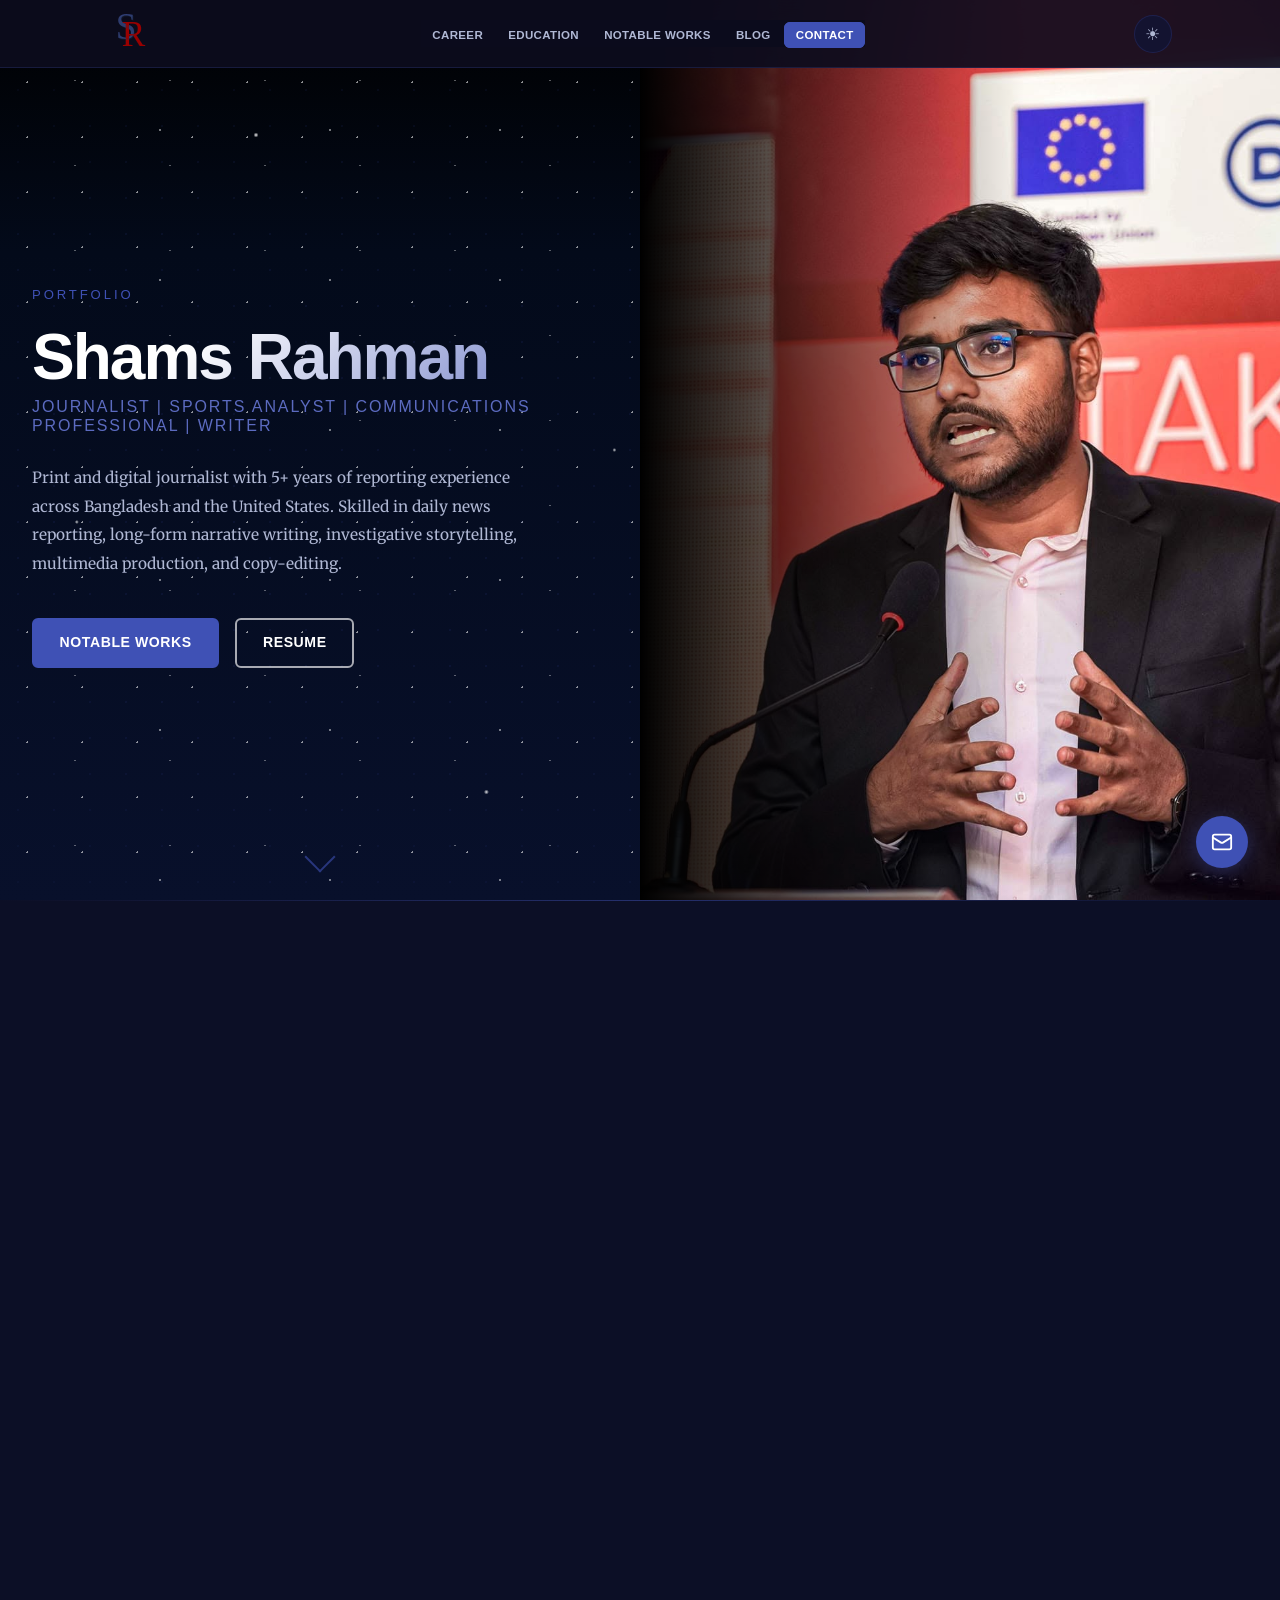
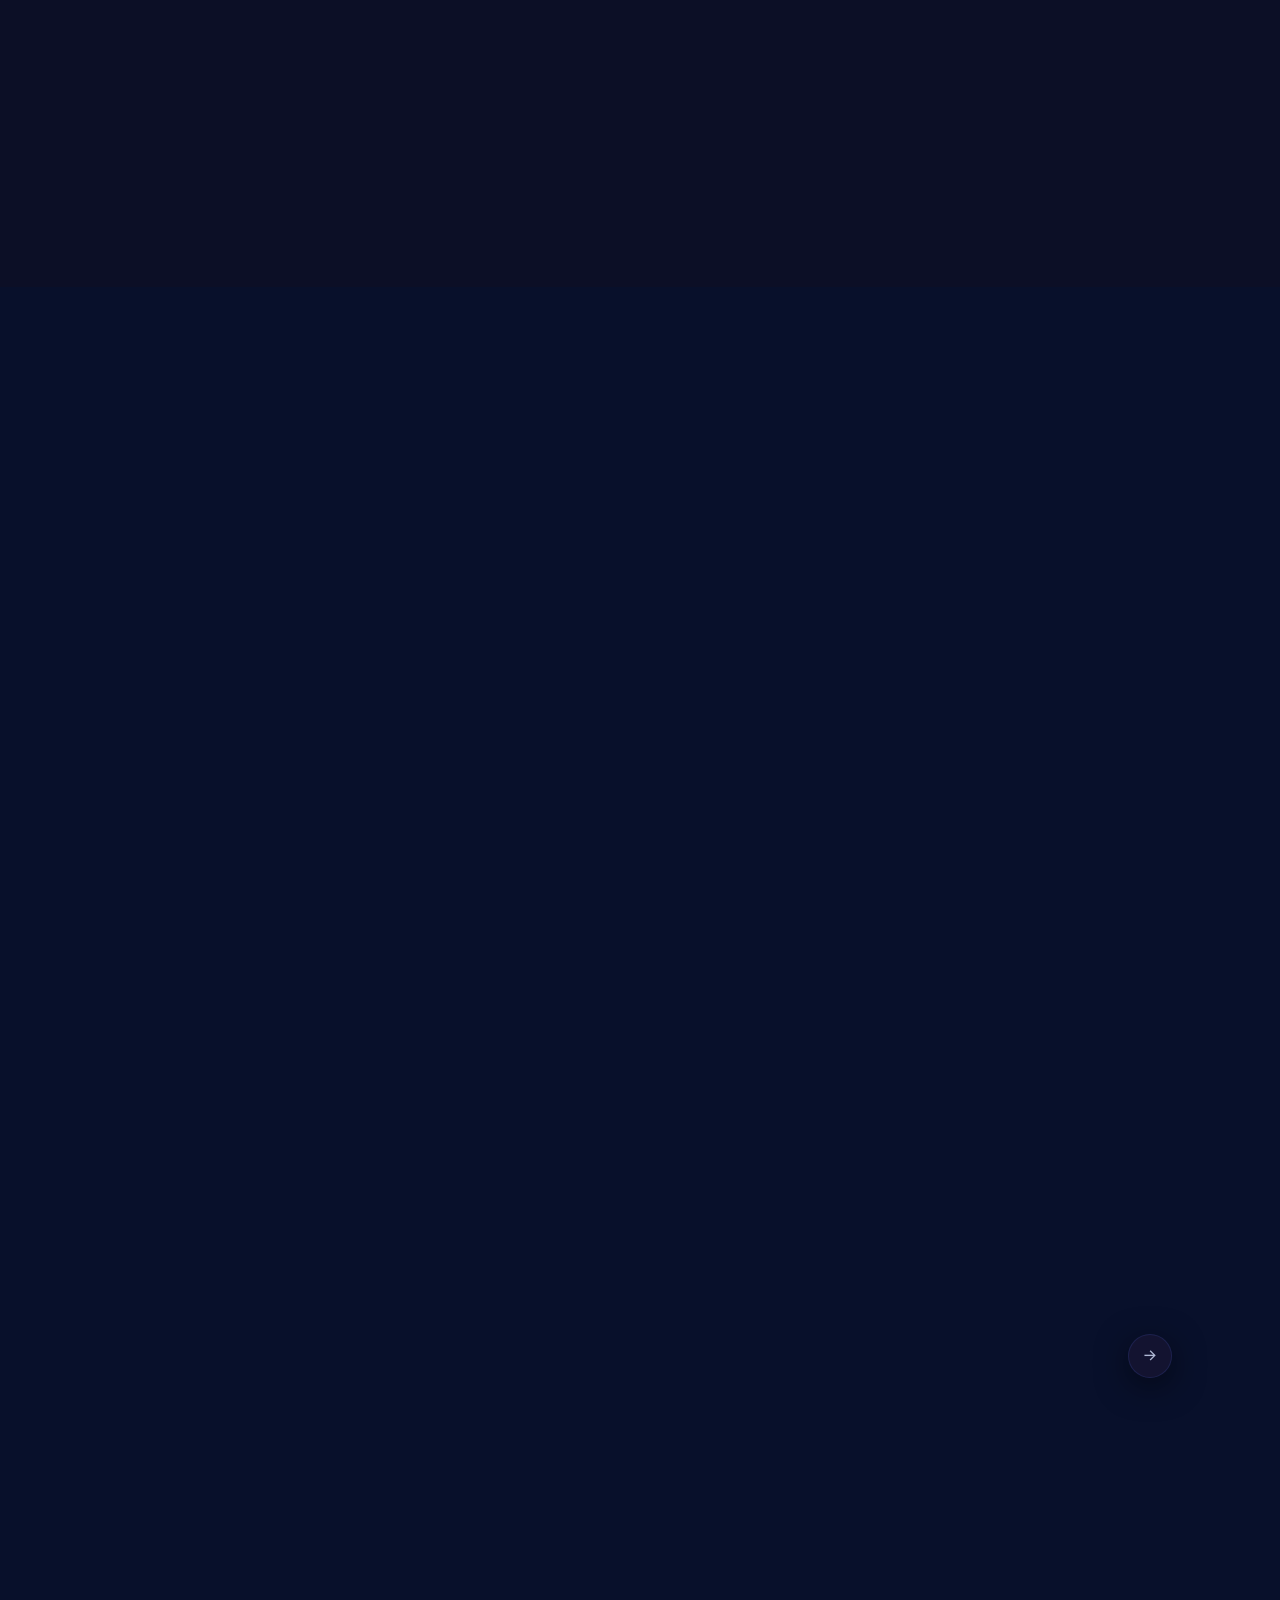
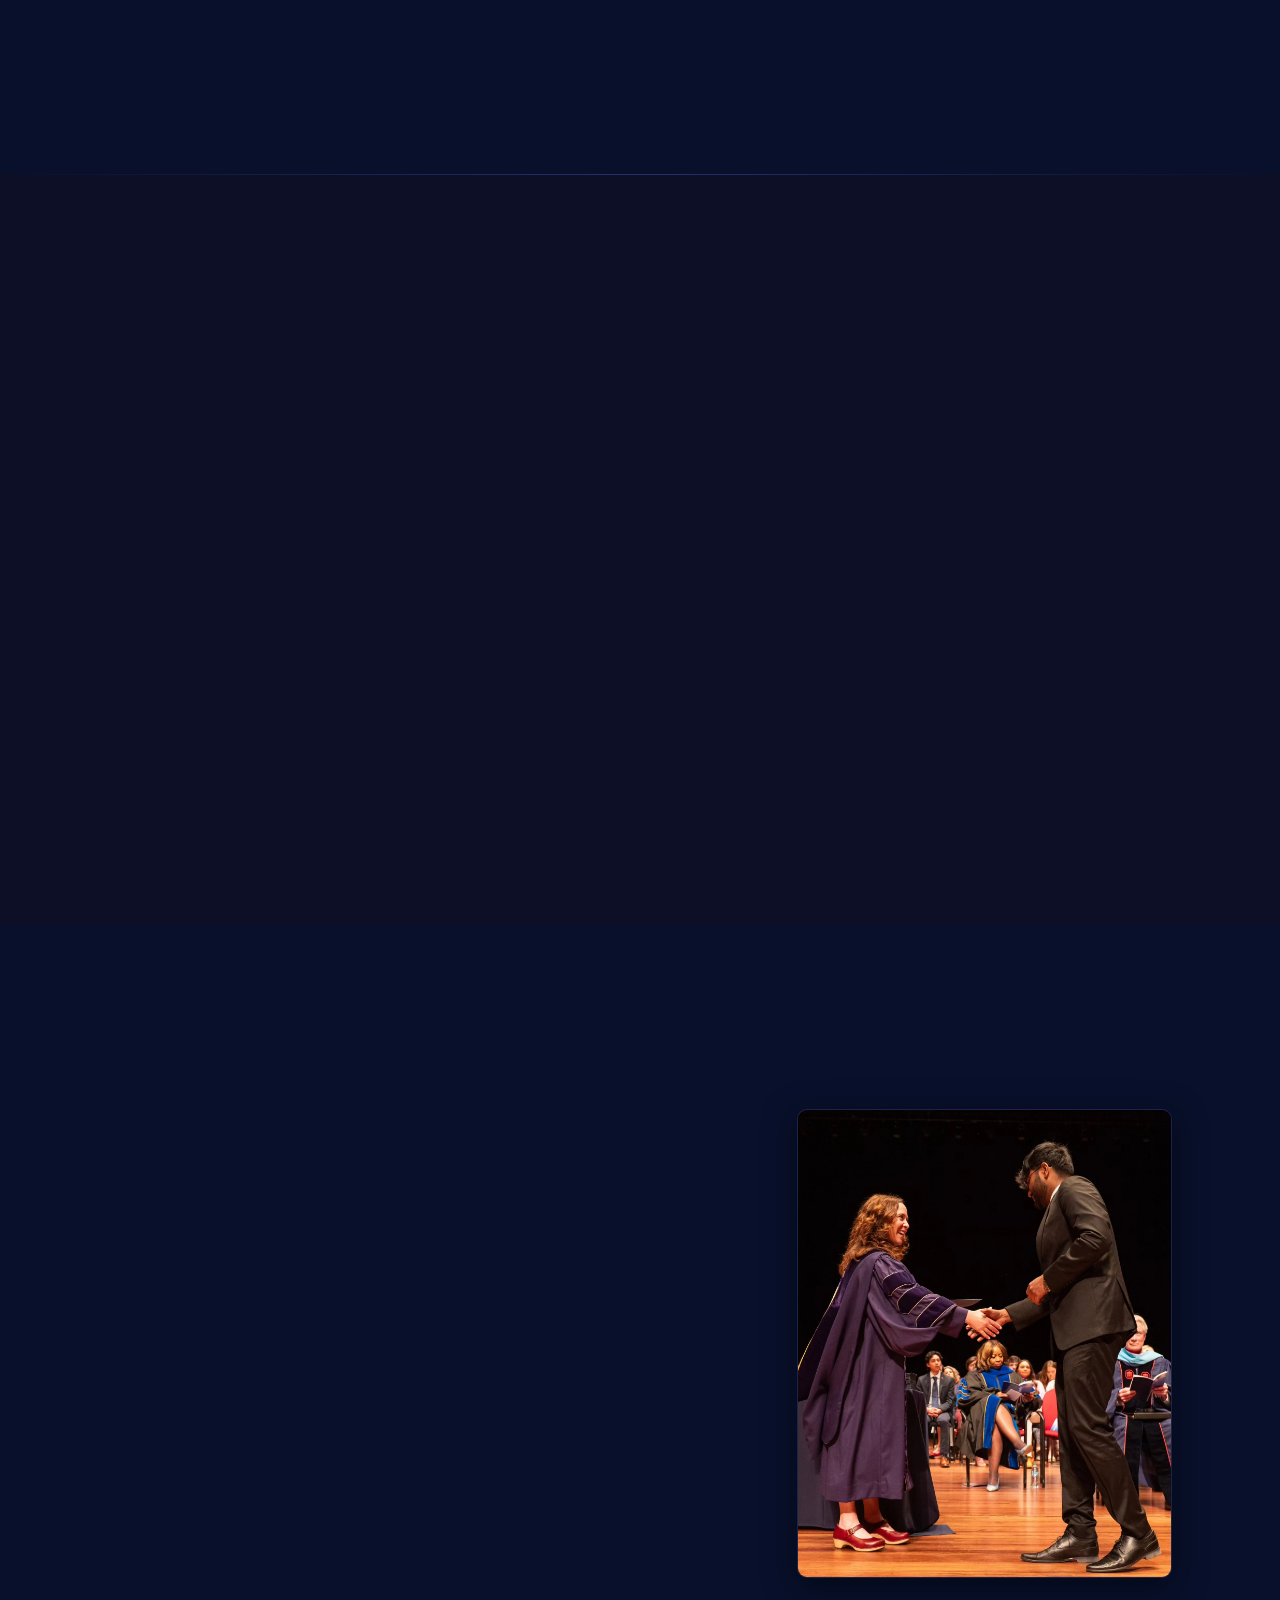
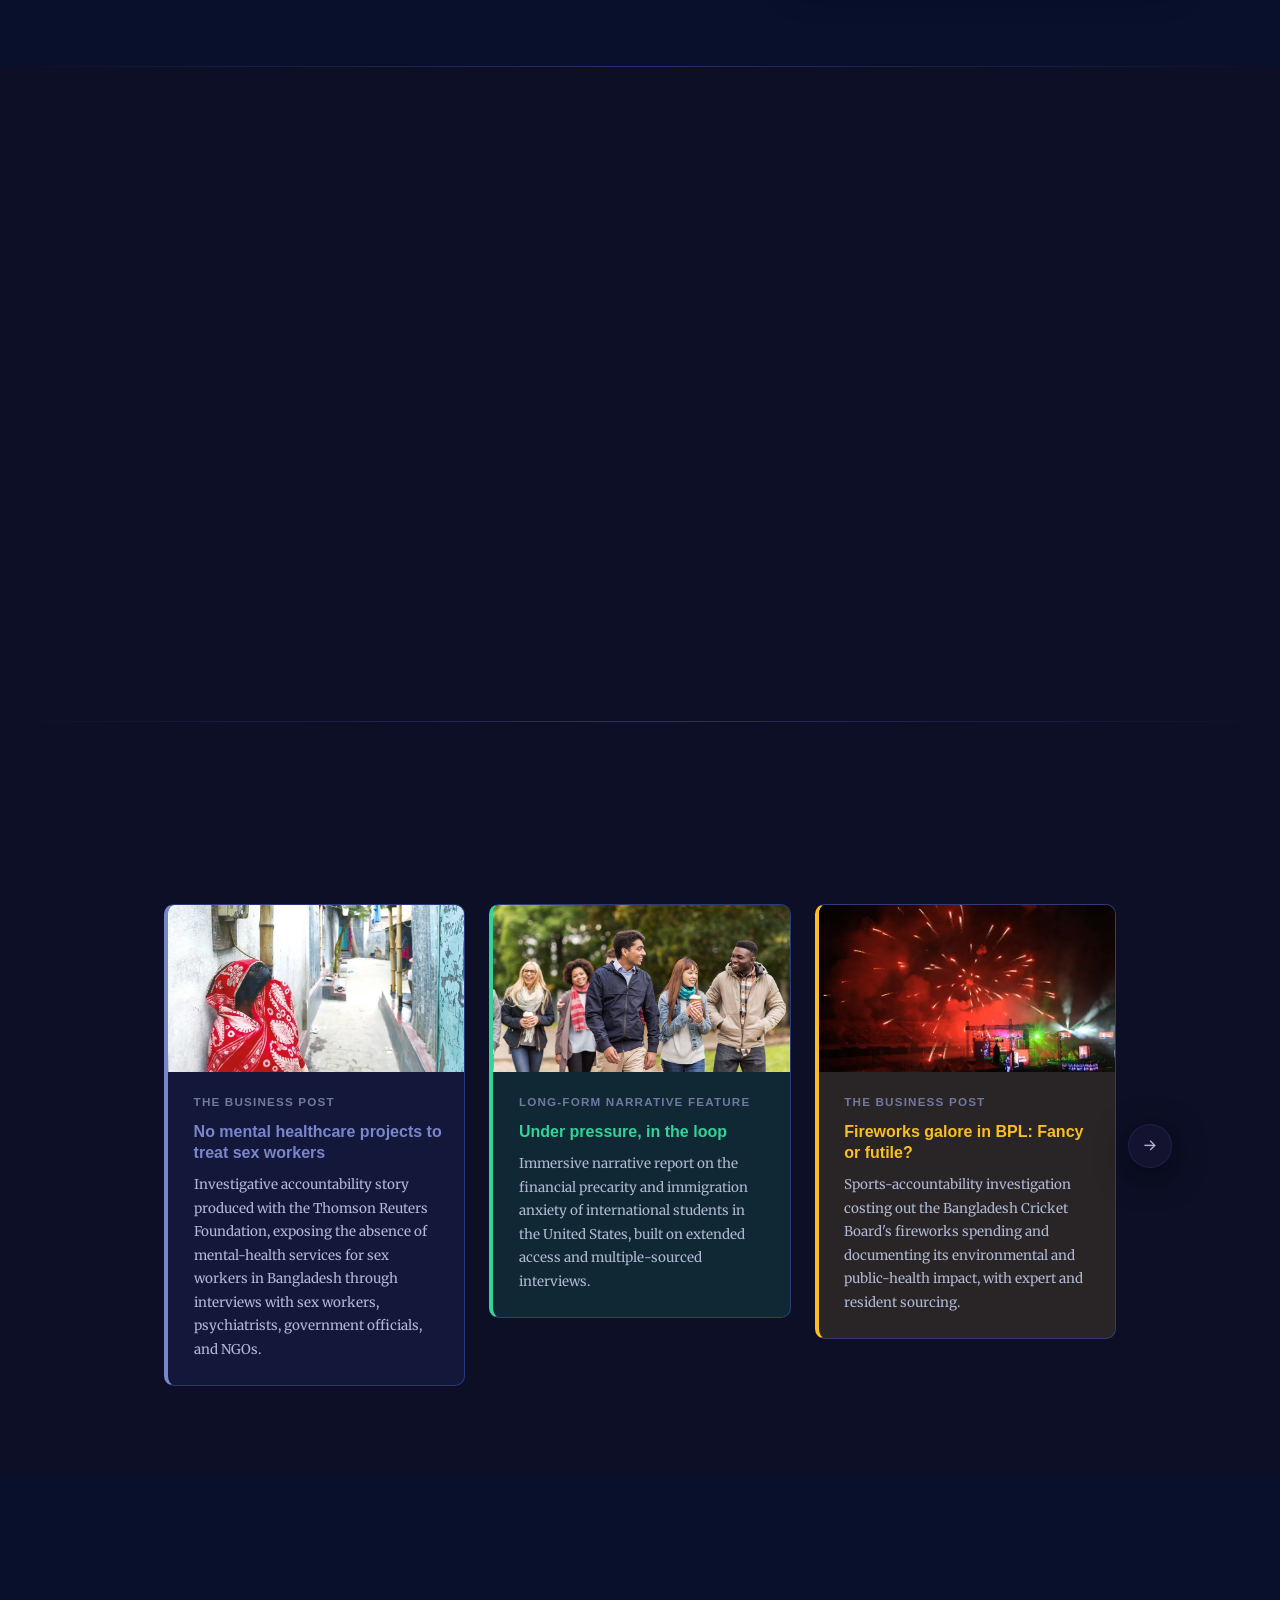
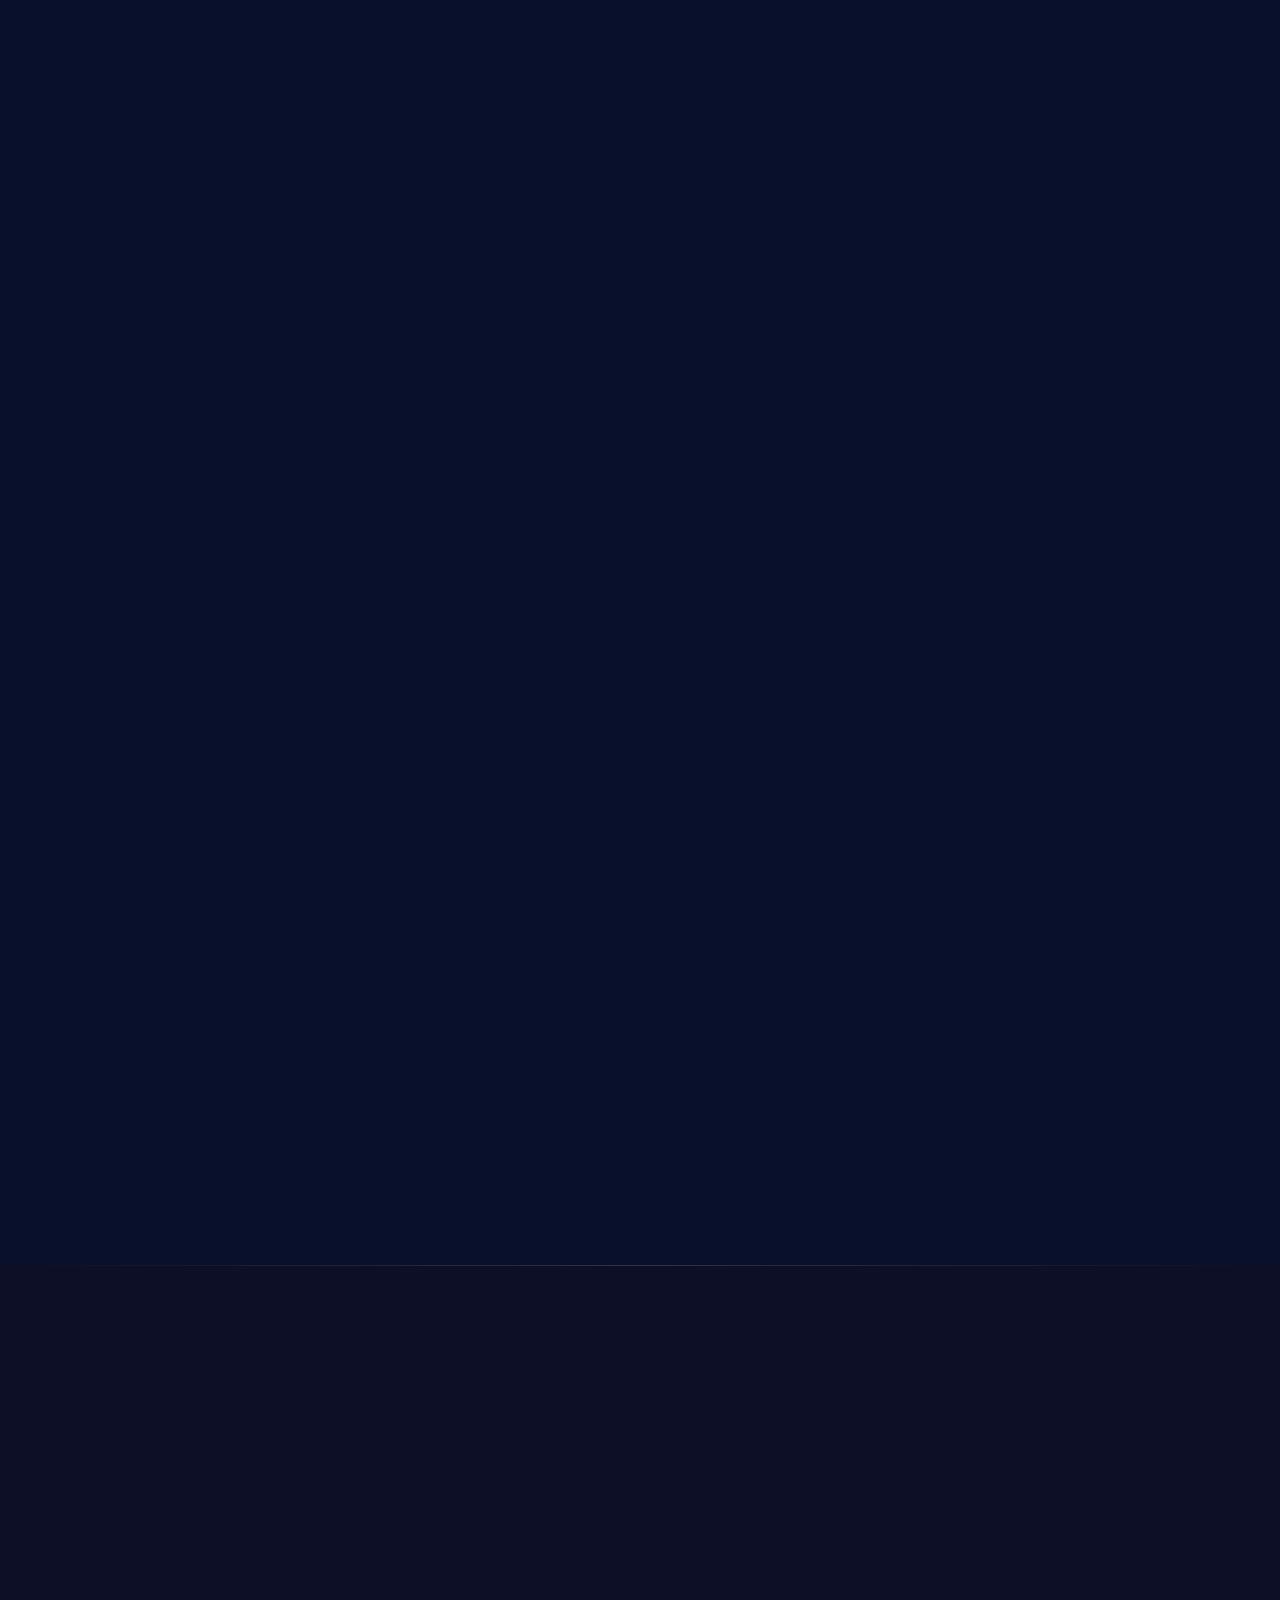
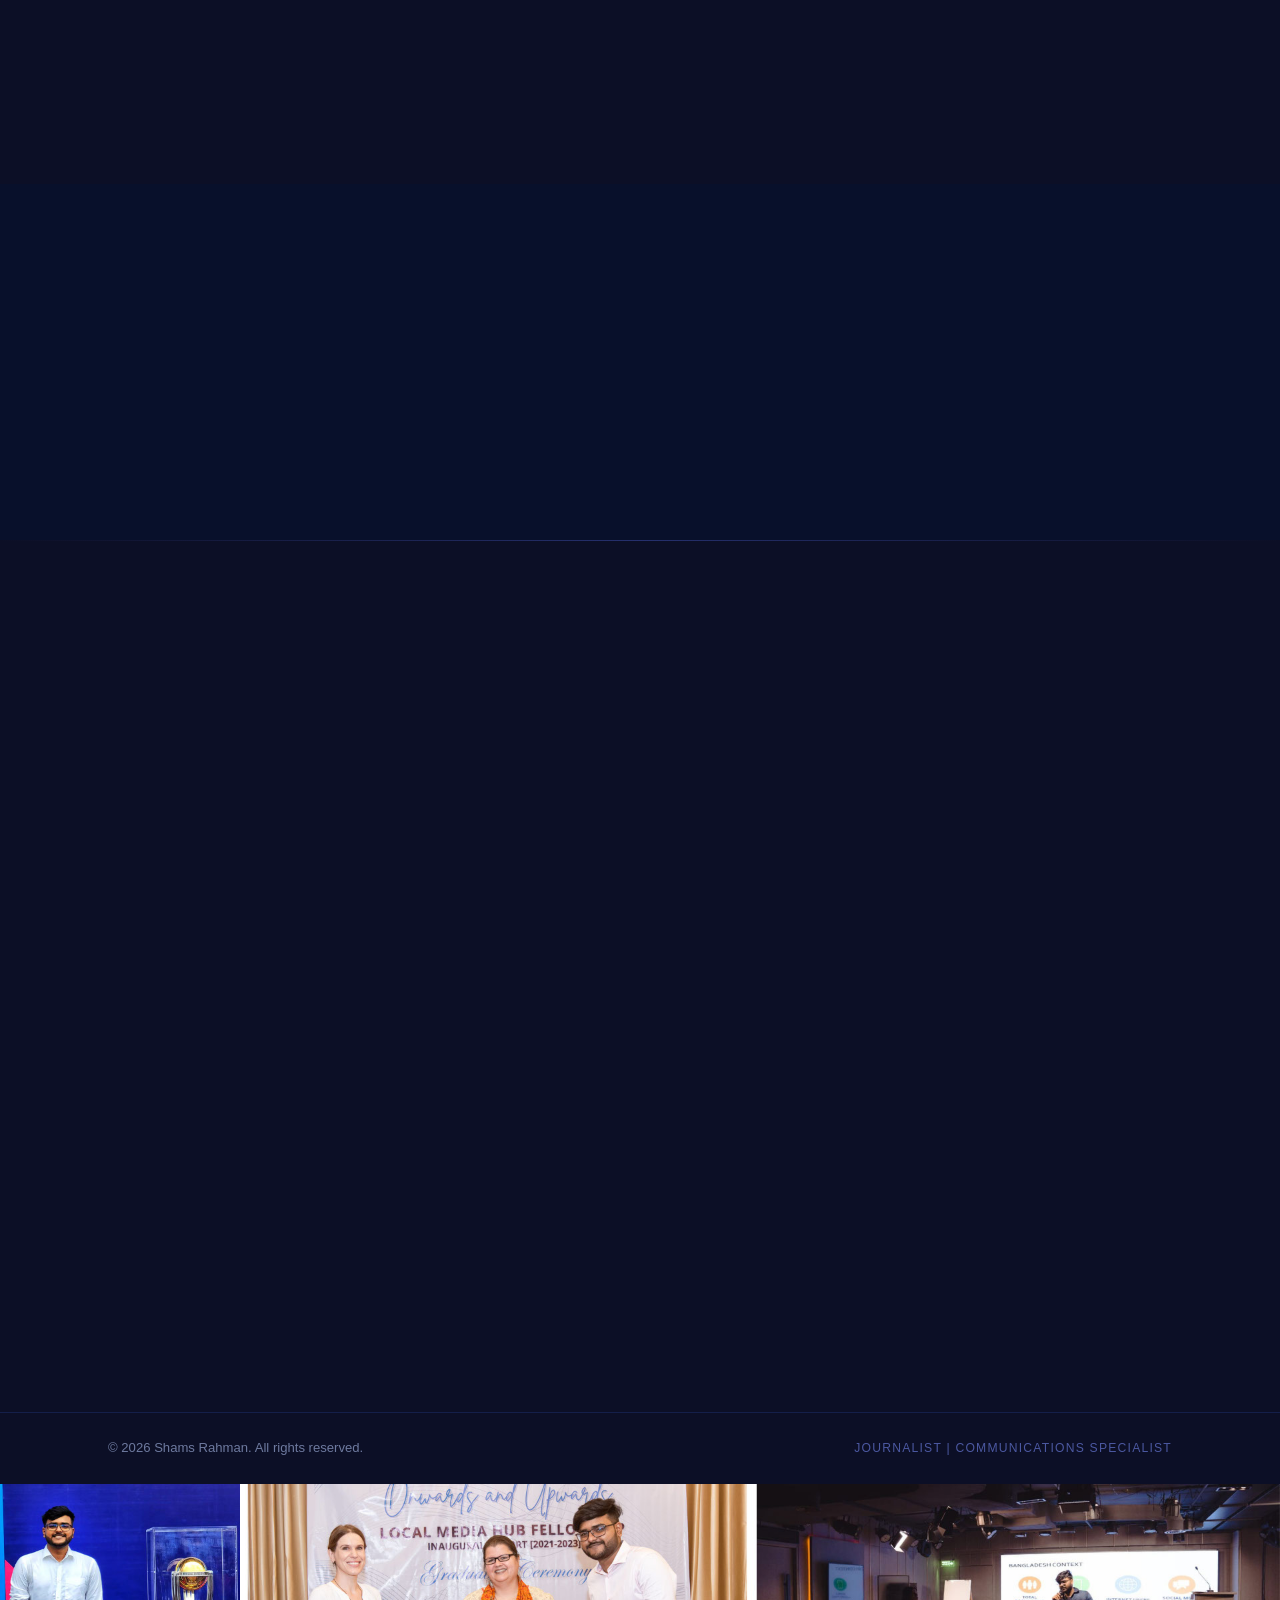
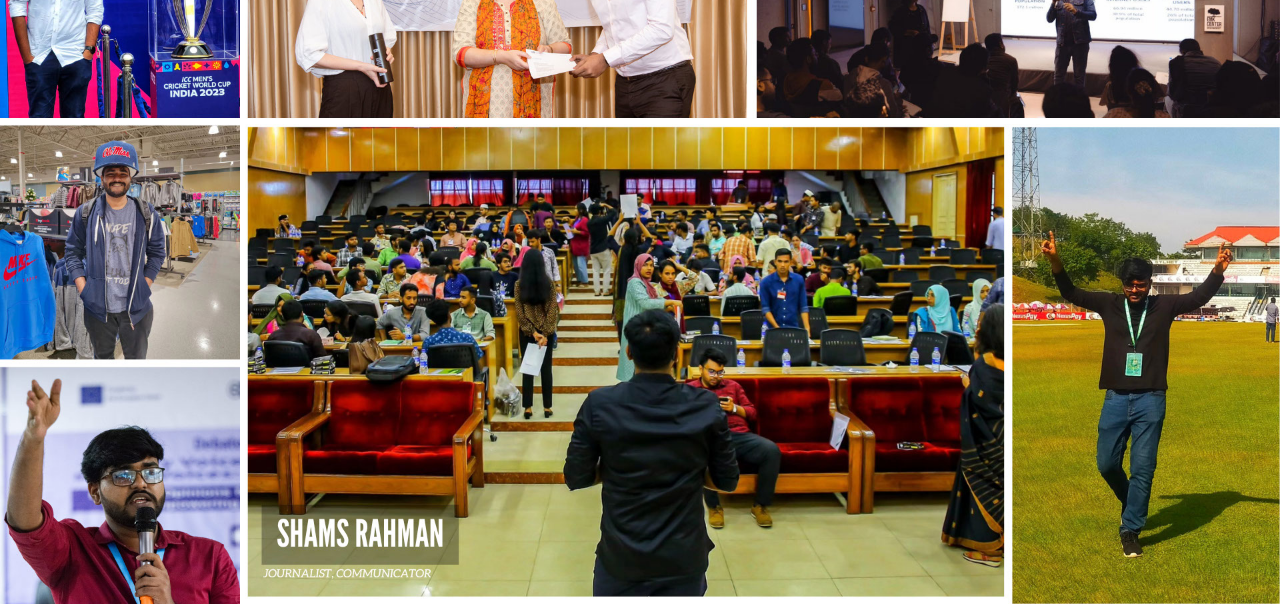
<file: index.html>
<!DOCTYPE html>
<html lang="en" data-theme="dark">
<head>
  <meta charset="UTF-8" />
  <meta name="viewport" content="width=device-width, initial-scale=1.0" />
  <title>Shams Rahman — Journalist &amp; Communications Specialist</title>
  <link rel="preconnect" href="https://fonts.googleapis.com">
  <link rel="preconnect" href="https://fonts.gstatic.com" crossorigin>
  <link href="https://fonts.googleapis.com/css2?family=Merriweather:ital,wght@0,300;0,400;0,700;0,900;1,400&display=swap" rel="stylesheet">
  <link rel="icon" href="SRLOGO.svg" />
  <link rel="stylesheet" href="style.css" />
  <!-- Visitor stats: shamsrahman.goatcounter.com -->
  <script data-goatcounter="https://shamsrahman.goatcounter.com/count" async src="//gc.zgo.at/count.js"></script>
</head>
<body>

  <!-- ══════════════════════════════════════════════════
       HEADER
  ══════════════════════════════════════════════════ -->
  <header class="header" id="header">
    <div class="header__inner">

      <a href="#hero" class="header__logo-link">
        <img src="SRLOGO.svg" alt="Shams Rahman Logo" class="header__logo-img" />
      </a>

      <nav class="nav" id="nav" aria-label="Primary navigation">
        <ul class="nav__list">
          <li><a href="#career"          class="nav__btn">Career</a></li>
          <li><a href="#education"       class="nav__btn">Education</a></li>
          <li><a href="#works"           class="nav__btn">Notable works</a></li>
          <li><a href="blog.html"        class="nav__btn">Blog</a></li>
          <li><a href="#contact"         class="nav__btn nav__btn--accent">Contact</a></li>
        </ul>
      </nav>

      <div class="header__end">
        <button class="theme-toggle" id="themeToggle" aria-label="Toggle light/dark mode">
          <span class="theme-toggle__sun"  aria-hidden="true">&#9728;</span>
          <span class="theme-toggle__moon" aria-hidden="true">&#9790;</span>
        </button>
        <button class="nav-burger" id="navBurger" aria-label="Toggle navigation" aria-expanded="false">
          <span></span><span></span><span></span>
        </button>
      </div>

    </div>
  </header>

  <main>

    <!-- ══════════════════════════════════════════════════
         HERO
    ══════════════════════════════════════════════════ -->
    <section class="hero" id="hero">
      <div class="hero__overlay" aria-hidden="true"></div>
      <div class="hero__layout">

        <div class="hero__content-area">
          <div class="hero__content">
            <p class="hero__eyebrow">Portfolio</p>
            <h1>Shams Rahman</h1>
            <h2>Journalist | Sports Analyst | Communications Professional | Writer</h2>
            <p class="hero__bio">
              Print and digital journalist with 5+ years of reporting experience across
              Bangladesh and the United States. Skilled in daily news reporting, long-form
              narrative writing, investigative storytelling, multimedia production, and
              copy-editing.
            </p>
            <div class="hero__cta">
              <a href="#works"      class="btn btn--primary">Notable works</a>
              <a href="Resume.pdf"  class="btn btn--outline" target="_blank" rel="noopener">Resume</a>
            </div>
          </div>
        </div>

        <div class="hero__photo-wrap">
          <img src="Header2.jpg" alt="Shams Rahman" class="hero__photo" />
        </div>

      </div>
      <div class="hero__scroll-hint" aria-hidden="true"><span></span></div>
    </section>

    <!-- ══════════════════════════════════════════════════
         ABOUT ME
    ══════════════════════════════════════════════════ -->
    <section class="section section--alt" id="about">
      <div class="container">
        <h3 class="section__title reveal">About Me</h3>
        <div class="section__rule reveal" aria-hidden="true"></div>

        <div class="about-layout">

          <div class="about-img-col reveal">
            <div class="about-img-wrap">
              <!-- IMAGE: Replace "About.jpg" below with your desired photo filename (e.g., Header5.jpg, Header3.jpg) -->
              <img src="Header5.jpg" alt="Shams Rahman" class="about-img" />
            </div>
          </div>

          <div class="about-content-col reveal">

            <div class="about-text">
              <p>I fell in love with writing when I was a teenager and decided to combine it with my obsession: sports. My career as a sports reporter began in 2019 at The Business Standard, and for the next five years, I spent my days covering cricket and football in Bangladesh, working for NewsBangla24.com, The Business Post, and New Age. Even before I completed my undergraduate degree, I had become the de facto Sports Editor of The Business Post, resulting in a running joke in the industry that I was the youngest to do so in the country.</p>
              <p>After gathering experience in reporting, copy-editing, and managing a team, I moved to the US in 2024 to pursue an MA in Journalism at the University of Mississippi, which I completed with a 4.0 GPA in 2026, gaining expertise in narrative long-form writing, multimedia production, and academic research, as I worked as a Graduate Assistant for the School of Journalism and New Media and as a Reporting Intern at The Oxford Eagle in my first year, and then in my second year, I worked for the Marketing and Communications Department, where I produced Campus Insights interviews for the Associated Press.</p>
              <p>Moving forward, I hope to use my skills and abilities to report on government accountability and social responsibility, as I believe it is of paramount importance that the media continues to remain nonpartisan and make sure that it fulfills its responsibility towards the people, instead of focusing on what generates the most cash flow.</p>
            </div>

            <div class="works-appeared">
              <h4 class="works-appeared__title">Works Appeared In</h4>
              <div class="works-logos">
                <img src="logo1.jpg" alt="Publication" class="works-logo" />
                <img src="logo2.jpg" alt="Publication" class="works-logo" />
                <img src="logo3.jpg" alt="Publication" class="works-logo" />
                <img src="logo4.jpg" alt="Publication" class="works-logo" />
                <img src="logo5.jpg" alt="Publication" class="works-logo" />
                <img src="logo6.jpg" alt="Publication" class="works-logo" />
                <img src="logo7.jpg" alt="Publication" class="works-logo" />
                <img src="logo8.jpg" alt="Publication" class="works-logo" />
                <img src="logo9.jpg" alt="Publication" class="works-logo" />
              </div>
            </div>

          </div>

        </div>

      </div>
    </section>

    <!-- ══════════════════════════════════════════════════
         SKILLS  (two-column: specialized | language)
    ══════════════════════════════════════════════════ -->
    <section class="section" id="skills">
      <div class="container">
        <h3 class="section__title reveal">Skills</h3>
        <div class="section__rule reveal" aria-hidden="true"></div>

        <div class="skills-layout">

          <div class="skills-col reveal">
            <h4 class="skills-col__title">Specialized Skills</h4>
            <div class="skills-grid">
              <span class="skill-tag">News Reporting</span>
              <span class="skill-tag">Investigative &amp; Accountability Reporting</span>
              <span class="skill-tag">Copy Editing</span>
              <span class="skill-tag">Multimedia Production</span>
              <span class="skill-tag">Video Editing</span>
              <span class="skill-tag">Photo Editing</span>
              <span class="skill-tag">Data Journalism &amp; Analysis (SPSS)</span>
              <span class="skill-tag">Fact-Checking &amp; Verification</span>
              <span class="skill-tag">OSINT Research</span>
              <span class="skill-tag">AP Style</span>
              <span class="skill-tag">Tactical Analysis</span>
              <span class="skill-tag">Sports Commentary</span>
            </div>
          </div>

          <div class="skills-col reveal">
            <h4 class="skills-col__title">Languages</h4>
            <ul class="skills-lang-list">
              <li class="skill-lang">
                <span class="skill-lang__name">English</span>
                <span class="skill-lang__level">Fluent</span>
              </li>
              <li class="skill-lang">
                <span class="skill-lang__name">Bengali</span>
                <span class="skill-lang__level">Native</span>
              </li>
              <li class="skill-lang">
                <span class="skill-lang__name">Spanish</span>
                <span class="skill-lang__level">Basic</span>
              </li>
              <li class="skill-lang">
                <span class="skill-lang__name">Hindi</span>
                <span class="skill-lang__level">Basic</span>
              </li>
            </ul>
          </div>

        </div>
      </div>
    </section>

    <!-- ══════════════════════════════════════════════════
         CAREER — CAROUSEL  (3 cards visible)
    ══════════════════════════════════════════════════ -->
    <section class="section" id="career">
      <div class="container">
        <h3 class="section__title reveal">Career</h3>
        <div class="section__rule reveal" aria-hidden="true"></div>

        <div class="career-carousel-wrap">
          <button class="carousel-btn carousel-btn--prev carousel-btn--hidden" id="careerPrev" aria-label="Previous career items">&#8592;</button>

          <div class="carousel-viewport">
            <div class="carousel-track" id="careerTrack">

              <article class="carousel-card career-card reveal">
                <h4 class="career-card__role">Staff Reporter / De Facto Sports Editor</h4>
                <p class="career-card__org">The Business Post &mdash; Dhaka, Bangladesh</p>
                <span class="career-card__years">2021 &mdash; 2023</span>
                <p class="career-card__desc">Acted as de facto Sports Editor from September 2022, overseeing reporters, editing all copy, and coordinating the full daily production cycle. Assessed story pitches, generated original story ideas, and made independent editorial judgments on framing, structure, and length, while balancing a dual role of reporter and editor &mdash; filing original reported pieces while maintaining section-wide editorial standards on deadline.</p>
              </article>

              <article class="carousel-card career-card reveal">
                <h4 class="career-card__role">Sub-Editor</h4>
                <p class="career-card__org">New Age &mdash; Dhaka, Bangladesh</p>
                <span class="career-card__years">2023 &mdash; 2024</span>
                <p class="career-card__desc">Served as Sub-Editor on the Sports desk of a national English-language daily, reading and responding to reporter copy at the level of narrative, structure, tone, and language. Copy-edited all reporter submissions to house style, assessed incoming copy for focus and accuracy, and coordinated the daily Sports page from incoming copy through to final layout and publication.</p>
              </article>

              <article class="carousel-card career-card reveal">
                <h4 class="career-card__role">Reporting Intern</h4>
                <p class="career-card__org">The Oxford Eagle &mdash; Oxford, MS</p>
                <span class="career-card__years">2025</span>
                <p class="career-card__desc">Covered local government, community affairs, and business on deadline for a regional daily, filing clean, accurate copy under editorial supervision. Conducted original source-based reporting and fact-checking across a range of nonfiction story types, and built a local source network to support original accountability reporting in Oxford.</p>
              </article>

              <article class="carousel-card career-card reveal">
                <h4 class="career-card__role">Sports Journalist</h4>
                <p class="career-card__org">The Business Standard &mdash; Dhaka, Bangladesh</p>
                <span class="career-card__years">2019 &mdash; 2020</span>
                <p class="career-card__desc">Helped establish the Sports section from the ground up at a national newspaper launch, contributing to editorial standards, copy-editing, layout design, and daily production workflow. Reported news events, wrote sports stories, edited copy, designed the section layout, and produced video content including voiceovers and scripts.</p>
              </article>

              <article class="carousel-card career-card reveal">
                <h4 class="career-card__role">Staff Reporter</h4>
                <p class="career-card__org">NewsBangla24.com &mdash; Dhaka, Bangladesh</p>
                <span class="career-card__years">2020 &mdash; 2021</span>
                <p class="career-card__desc">Reported, edited, and published daily nonfiction news content for a major Bangladeshi digital outlet, maintaining editorial quality control across breaking news and feature stories on fast-moving deadlines. Conducted live video interviews and produced multimedia content alongside written reporting.</p>
              </article>

              <article class="carousel-card career-card reveal">
                <h4 class="career-card__role">Graduate Assistant &mdash; Marketing and Communications</h4>
                <p class="career-card__org">University of Mississippi &mdash; Oxford, MS</p>
                <span class="career-card__years">2025 &mdash; 2026</span>
                <p class="career-card__desc">Produced 70+ AP Campus Insights explainer videos independently &mdash; shooting, scripting, editing, and publishing &mdash; with content picked up by TV stations in over 100 markets across the U.S., including Dallas, Houston, Chicago, Los Angeles, Phoenix, Seattle, Tampa, Michigan, Virginia, and Connecticut. Interviewed University of Mississippi faculty to translate complex academic topics into accessible video content for national audiences, managing the full production pipeline as a solo producer.</p>
              </article>

              <article class="carousel-card career-card reveal">
                <h4 class="career-card__role">Communication Consultant</h4>
                <p class="career-card__org">Article 19 &mdash; Dhaka, Bangladesh</p>
                <span class="career-card__years">2023 &mdash; 2024</span>
                <p class="career-card__desc">Coordinated communications content and editorial strategy for a leading international freedom-of-expression NGO, ensuring accuracy and alignment with organizational editorial standards. Reviewed and approved content for reach, accuracy, and tonal consistency across platforms, and provided strategic recommendations on content implementation and campaign planning.</p>
              </article>

              <article class="carousel-card career-card reveal">
                <h4 class="career-card__role">Youth Facilitator</h4>
                <p class="career-card__org">DW Akademie &amp; Article 19 &mdash; Dhaka, Bangladesh</p>
                <span class="career-card__years">2023</span>
                <p class="career-card__desc">Planned and led debate forums on press freedom and informed civic participation across Bangladeshi universities in partnership with DW Akademie, demonstrating organizational leadership and editorial coordination across a multi-institution program.</p>
              </article>

              <article class="carousel-card career-card reveal">
                <h4 class="career-card__role">Graduate Assistant</h4>
                <p class="career-card__org">School of Journalism and New Media, University of Mississippi &mdash; Oxford, MS</p>
                <span class="career-card__years">2024 &mdash; 2025</span>
                <p class="career-card__desc">Conducted academic research on deadline in support of faculty projects, developing rigorous research and verification practices. Assisted students with coursework in reporting and writing, providing feedback on structure, clarity, and editorial focus, while managing departmental scheduling and administrative coordination.</p>
              </article>

            </div>
          </div>

          <button class="carousel-btn carousel-btn--next" id="careerNext" aria-label="Next career items">&#8594;</button>
        </div>

      </div>
    </section>

    <!-- ══════════════════════════════════════════════════
         EDUCATION  (photo left | stacked cards right)
    ══════════════════════════════════════════════════ -->
    <section class="section section--alt" id="education">
      <div class="container">
        <h3 class="section__title reveal">Education</h3>
        <div class="section__rule reveal" aria-hidden="true"></div>

        <div class="edu-layout">

          <div class="edu-img-col reveal">
            <img src="OleMiss1.jpg" alt="Education" class="edu-side-photo" />
          </div>

          <div class="edu-cards-col">

            <div class="edu-card edu-card--ole-miss reveal">
              <div class="edu-card__body">
                <h4>MA in Journalism</h4>
                <p class="edu-card__dept">School of Journalism and New Media</p>
                <p class="edu-card__org">University of Mississippi</p>
                <p class="edu-card__year">Class of 2026</p>
                <p class="edu-card__thesis">Thesis: A Framing Analysis of the Uvalde School Shooting in Two National Newspapers</p>
              </div>
            </div>

            <div class="edu-card edu-card--dhaka reveal">
              <div class="edu-card__body">
                <h4>BSS in Mass Communication and Journalism</h4>
                <p class="edu-card__dept">Department of Mass Communication and Journalism</p>
                <p class="edu-card__subdept">Faculty of Social Sciences</p>
                <p class="edu-card__org">University of Dhaka</p>
              </div>
            </div>

          </div>

        </div>
      </div>
    </section>

    <!-- ══════════════════════════════════════════════════
         AWARDS & RECOGNITION
    ══════════════════════════════════════════════════ -->
    <section class="section" id="awards">
      <div class="container">
        <h3 class="section__title reveal">Awards &amp; Recognition</h3>
        <div class="section__rule reveal" aria-hidden="true"></div>

        <div class="awards-layout">

          <div class="awards-photo-wrap reveal">
            <img src="Awards1.jpg" alt="Shams Rahman receiving award" class="awards-photo" />
          </div>

          <div class="awards-center reveal">
            <ul class="awards-list">
              <li>Outstanding Master of Arts in Journalism Award</li>
              <li>Graduate Achievement Award in Journalism</li>
              <li>Top Scholar Award, Kappa Tau Alpha</li>
              <li>Professor Sitara Parvin Award for Academic Excellence</li>
            </ul>
          </div>

          <div class="awards-photo-wrap reveal">
            <img src="Awards2.jpg" alt="Shams Rahman at awards ceremony" class="awards-photo" />
          </div>

        </div>
      </div>
    </section>

    <!-- ══════════════════════════════════════════════════
         FELLOWSHIP & TRAINING  (stacked cards left | photo right)
    ══════════════════════════════════════════════════ -->
    <section class="section section--alt" id="fellowship">
      <div class="container">
        <h3 class="section__title reveal">Fellowship &amp; Training</h3>
        <div class="section__rule reveal" aria-hidden="true"></div>

        <div class="fellowship-layout">

          <div class="fellowship-cards-col">

            <div class="fellowship-card reveal">
              <span class="fellowship-card__year">2021 &ndash; 2023</span>
              <h4>Local Media Hub Fellowship</h4>
              <p class="fellowship-card__org">DW Akademie Bangladesh</p>
              <p class="fellowship-card__desc">A two-year DW Akademie program building local journalism capacity in Bangladesh through training in reporting practice, editorial development, and engagement with local media communities.</p>
            </div>

            <div class="fellowship-card reveal">
              <span class="fellowship-card__year">2022</span>
              <h4>Reporting on Social Inclusion in South Asia</h4>
              <p class="fellowship-card__org">Thomson Reuters Foundation &amp; Asian Development Bank</p>
              <p class="fellowship-card__desc">Specialized training program on reporting issues of social inclusion, marginalization, and public-interest accountability across South Asia.</p>
            </div>

          </div>

          <div class="fellowship-img-col reveal">
            <img src="Fellowship.jpg" alt="Fellowship and Training" class="fellowship-side-img" />
          </div>

        </div>
      </div>
    </section>

    <!-- ══════════════════════════════════════════════════
         NOTABLE WORKS — CAROUSEL
    ══════════════════════════════════════════════════ -->
    <section class="section section--alt" id="works">
      <div class="container">
        <h3 class="section__title reveal">Notable Works</h3>
        <div class="section__rule reveal" aria-hidden="true"></div>

        <div class="carousel-wrap">
          <button class="carousel-btn carousel-btn--prev carousel-btn--hidden" id="carouselPrev" aria-label="Previous works">&#8592;</button>

          <div class="carousel-viewport">
            <div class="carousel-track" id="carouselTrack">

              <article class="carousel-card work-card work-card--blue">
                <div class="work-card__img-wrap">
                  <img src="News1.jpg" alt="No mental healthcare projects to treat sex workers" class="work-card__img" />
                </div>
                <div class="work-card__body">
                  <p class="work-card__outlet">The Business Post</p>
                  <h4 class="work-card__title">
                    <a href="https://theshamstales.substack.com/p/no-mental-healthcare-projects-to"
                       target="_blank" rel="noopener" class="work-card__link">
                      No mental healthcare projects to treat sex workers
                    </a>
                  </h4>
                  <p class="work-card__desc">Investigative accountability story produced with the Thomson Reuters Foundation, exposing the absence of mental-health services for sex workers in Bangladesh through interviews with sex workers, psychiatrists, government officials, and NGOs.</p>
                </div>
              </article>

              <article class="carousel-card work-card work-card--emerald">
                <div class="work-card__img-wrap">
                  <img src="News2.jpg" alt="Under pressure, in the loop" class="work-card__img" />
                </div>
                <div class="work-card__body">
                  <p class="work-card__outlet">Long-Form Narrative Feature</p>
                  <h4 class="work-card__title">
                    <a href="https://theshamstales.substack.com/p/under-pressure-in-the-loop"
                       target="_blank" rel="noopener" class="work-card__link">
                      Under pressure, in the loop
                    </a>
                  </h4>
                  <p class="work-card__desc">Immersive narrative report on the financial precarity and immigration anxiety of international students in the United States, built on extended access and multiple-sourced interviews.</p>
                </div>
              </article>

              <article class="carousel-card work-card work-card--amber">
                <div class="work-card__img-wrap">
                  <img src="News3.jpg" alt="Fireworks galore in BPL: Fancy or futile?" class="work-card__img" />
                </div>
                <div class="work-card__body">
                  <p class="work-card__outlet">The Business Post</p>
                  <h4 class="work-card__title">
                    <a href="https://theshamstales.substack.com/p/fireworks-galore-in-bpl-fancy-or"
                       target="_blank" rel="noopener" class="work-card__link">
                      Fireworks galore in BPL: Fancy or futile?
                    </a>
                  </h4>
                  <p class="work-card__desc">Sports-accountability investigation costing out the Bangladesh Cricket Board's fireworks spending and documenting its environmental and public-health impact, with expert and resident sourcing.</p>
                </div>
              </article>

              <article class="carousel-card work-card work-card--coral">
                <div class="work-card__img-wrap">
                  <img src="news4.jpg" alt="Where does the Sports budget go?" class="work-card__img" />
                </div>
                <div class="work-card__body">
                  <p class="work-card__outlet">The Business Standard</p>
                  <h4 class="work-card__title">
                    <a href="https://www.tbsnews.net/sports/where-does-sports-budget-go-105034"
                       target="_blank" rel="noopener" class="work-card__link">
                      Where does the Sports budget go?
                    </a>
                  </h4>
                  <p class="work-card__desc">Data-driven investigation of how Bangladesh's Tk 600-crore sports budget is distributed across federations, with quantitative breakdowns and sourced interviews with the Ministry of Youth and Sports and federation general secretaries.</p>
                </div>
              </article>

              <article class="carousel-card work-card work-card--teal">
                <div class="work-card__img-wrap">
                  <img src="news6.jpg" alt="From being dropped to becoming undroppable" class="work-card__img" />
                </div>
                <div class="work-card__body">
                  <p class="work-card__outlet">New Age</p>
                  <h4 class="work-card__title">
                    <a href="https://www.newagebd.net/article/226125/from-being-dropped-to-becoming-undroppable"
                       target="_blank" rel="noopener" class="work-card__link">
                      From being dropped to becoming undroppable
                    </a>
                  </h4>
                  <p class="work-card__desc">Profile and narrative feature tracing a cricketer's journey from being dropped from the national team to cementing an indispensable role, exploring the psychology of resilience and performance under pressure.</p>
                </div>
              </article>

              <article class="carousel-card work-card work-card--violet">
                <div class="work-card__img-wrap">
                  <img src="news5.jpg" alt="Fighting against addiction through Oxford Treatment Center" class="work-card__img" />
                </div>
                <div class="work-card__body">
                  <p class="work-card__outlet">The Oxford Eagle</p>
                  <h4 class="work-card__title">
                    <a href="https://oxfordeagle.com/2025/07/04/fighting-against-addiction-through-oxford-treatment-center/"
                       target="_blank" rel="noopener" class="work-card__link">
                      Fighting against addiction through Oxford Treatment Center
                    </a>
                  </h4>
                  <p class="work-card__desc">Local Mississippi feature on addiction treatment and recovery, profiling the Oxford Treatment Center and its medical director.</p>
                </div>
              </article>

            </div>
          </div>

          <button class="carousel-btn carousel-btn--next" id="carouselNext" aria-label="Next works">&#8594;</button>
        </div>

      </div>
    </section>

    <!-- ══════════════════════════════════════════════════
         THESIS
    ══════════════════════════════════════════════════ -->
    <section class="section" id="thesis">
      <div class="container">
        <h3 class="section__title reveal">Thesis</h3>
        <div class="section__rule reveal" aria-hidden="true"></div>

        <div class="thesis-wrap reveal">
          <h4 class="thesis-wrap__title">A Framing Analysis of The Uvalde School Shooting in Two National Newspapers</h4>
          <div class="thesis-wrap__actions">
            <a href="https://drive.google.com/file/d/1kC-w5ge37XMjSCHp9EbILE6aZ-BOsWc_/view?usp=sharing" class="btn btn--primary" target="_blank" rel="noopener">View Online</a>
            <a href="Thesis_S_M_Shams_Rahman.pdf" class="btn btn--outline" download>&#8659;&nbsp; Download</a>
          </div>
        </div>

        <div class="thesis-details reveal">
          <p class="thesis-details__item"><strong>Date of Award:</strong> May 1, 2026</p>

          <div class="thesis-details__item">
            <p><strong>Recommended Citation:</strong></p>
            <p>Rahman, S M Shams, "A Framing Analysis of The Uvalde School Shooting in Two National Newspapers" (2026). Electronic Theses and Dissertations. 8867.<br>
              <a href="https://egrove.olemiss.edu/etd/8867" target="_blank" rel="noopener" class="thesis-details__link">https://egrove.olemiss.edu/etd/8867</a></p>
          </div>

          <div class="thesis-details__item">
            <p><strong>Abstract:</strong></p>
            <p class="thesis-abstract" id="thesisAbstract">This study investigates the media framing of the May 24, 2022, shooting at the Robb Elementary School in Uvalde, Texas, by comparing the coverage of two national newspapers, The Washington Post and The New York Times. Using the spatial-temporal scheme provided by Chyi &amp; McCombs (2004), this study conducted a quantitative content analysis of 241 samples from a month’s coverage of the event in the two newspapers. The study attempted to identify whether there was any difference in the use of spatial, temporal, and spatial-temporal combination frames between the two newspapers, and whether there were any significant frame-changing patterns in the coverage across three 10-day periods. Chi-Square Analysis revealed a significant difference between the two newspapers’ implementation of the spatial frame, as both newspapers predominantly used the societal frame, but The Washington Post used the Individual frame more, compared to The New York Times’ more utilization of the community frame. However, there was no such difference in terms of the usage of temporal frames, as the present frame was used significantly more compared to the other temporal frames. There were some differences in terms of the use of spatial-temporal combination frames; although, it was not statistically significant enough to conclude that there was a distinct difference between their utilization in the two newspapers whose samples were analyzed. There was also no significant spatial or temporal frame-changing over the 30 days, although there were some, which led to spatial-temporal combinations yielding results that there was no significant frame-changing output. This study contributes to the field of media research by employing empirical research methods and finding that two elite newspapers implemented different spatial frames during their coverage of this particular incident.</p>
            <button type="button" class="thesis-abstract__toggle" id="thesisToggle" aria-expanded="false" aria-controls="thesisAbstract">Read more</button>
          </div>
        </div>
      </div>
    </section>

    <!-- ══════════════════════════════════════════════════
         MULTIMEDIA PRODUCTION
    ══════════════════════════════════════════════════ -->
    <section class="section" id="multimedia">
      <div class="container">
        <h3 class="section__title reveal">Multimedia Production</h3>
        <div class="section__rule reveal" aria-hidden="true"></div>
        <p class="section__sub reveal">Video journalism, explainer content, and multimedia storytelling across platforms.</p>

        <div class="multimedia-grid">

          <a href="https://www.youtube.com/@SMShamsRahman"
             target="_blank" rel="noopener" class="media-card reveal">
            <div class="media-card__preview">
              <!-- THUMBNAIL: Replace "YT1.jpg" with your SM Shams Rahman YouTube thumbnail filename -->
              <img src="Youtube.jpg" alt="SM Shams Rahman YouTube Channel" class="media-card__thumb" />
              <div class="media-card__play"><span>&#9654;</span></div>
              <span class="media-card__platform-badge">YouTube</span>
            </div>
            <div class="media-card__info">
              <h4>SM Shams Rahman</h4>
              <p>Video journalism, documentary work, and multimedia storytelling. Original reporting and multimedia projects on subjects ranging from immigration and public policy to sports and local culture.</p>
              <span class="media-card__cta">Visit Channel &#8594;</span>
            </div>
          </a>

          <a href="https://www.campusinsightsmedia.com/ole-miss/"
             target="_blank" rel="noopener" class="media-card reveal">
            <div class="media-card__preview">
              <!-- THUMBNAIL: AP Campus Insights thumbnail -->
              <img src="Associated Press.jpg" alt="AP Campus Insights — Ole Miss" class="media-card__thumb" />
              <div class="media-card__play"><span>&#9654;</span></div>
              <span class="media-card__platform-badge">AP Campus Insights</span>
            </div>
            <div class="media-card__info">
              <h4>AP Campus Insights &mdash; Ole Miss</h4>
              <p>70+ independently produced explainer videos picked up by TV stations across the U.S. Faculty interviews translating complex University of Mississippi research into accessible video content for national audiences.</p>
              <span class="media-card__cta">View Videos &#8594;</span>
            </div>
          </a>

          <a href="https://www.youtube.com/@theshamstales"
             target="_blank" rel="noopener" class="media-card reveal">
            <div class="media-card__preview">
              <!-- THUMBNAIL: Replace "YT2.jpg" with your The Shams Tales YouTube thumbnail filename -->
              <img src="Logo---The-Shams-Tales.png" alt="The Shams Tales YouTube Channel" class="media-card__thumb" />
              <div class="media-card__play"><span>&#9654;</span></div>
              <span class="media-card__platform-badge">YouTube</span>
            </div>
            <div class="media-card__info">
              <h4>The Shams Tales</h4>
              <p>Independent journalism, documentary storytelling, and video essays. Original video content spanning international reporting, social issues, immigration, and cultural commentary.</p>
              <span class="media-card__cta">Visit Channel &#8594;</span>
            </div>
          </a>

        </div>
      </div>
    </section>

    <!-- ══════════════════════════════════════════════════
         PERSONAL PUBLICATIONS
    ══════════════════════════════════════════════════ -->
    <section class="section section--alt" id="personal">
      <div class="container">
        <h3 class="section__title reveal">Personal Publications</h3>
        <div class="section__rule reveal" aria-hidden="true"></div>
        <p class="section__sub reveal">Independent writing, commentary, and personal journalism projects.</p>

        <div class="personal-grid">

          <a href="https://theshamstales.substack.com/"
             target="_blank" rel="noopener" class="personal-card reveal">
            <div class="personal-card__icon personal-card__icon--substack">
              <!-- PROFILE PICTURE: Substack profile photo -->
              <img src="TSTLOGO.png" alt="The Shams Tales Substack" class="personal-card__avatar" />
            </div>
            <div class="personal-card__body">
              <h4>The Shams Tales</h4>
              <p class="personal-card__platform">Substack</p>
              <p class="personal-card__desc">Independent longform journalism and personal essays &mdash; accountability reporting, immersive narrative, and commentary on journalism, culture, and public life.</p>
              <span class="personal-card__cta">Read on Substack &#8594;</span>
            </div>
          </a>

          <a href="https://www.facebook.com/theshamstales"
             target="_blank" rel="noopener" class="personal-card reveal">
            <div class="personal-card__icon personal-card__icon--fb">
              <!-- PROFILE PICTURE: Facebook profile photo -->
              <img src="TSTLOGO.png" alt="The Shams Tales Facebook" class="personal-card__avatar" />
            </div>
            <div class="personal-card__body">
              <h4>The Shams Tales</h4>
              <p class="personal-card__platform">Facebook</p>
              <p class="personal-card__desc">Follow for published articles, reporting updates, and commentary on journalism and public affairs across Bangladesh and the United States.</p>
              <span class="personal-card__cta">Follow on Facebook &#8594;</span>
            </div>
          </a>

        </div>
      </div>
    </section>

    <!-- ══════════════════════════════════════════════════
         RESUME
    ══════════════════════════════════════════════════ -->
    <section class="section" id="resume">
      <div class="container">
        <h3 class="section__title reveal">Resume</h3>
        <div class="section__rule reveal" aria-hidden="true"></div>

        <div class="resume-wrap reveal">
          <div class="resume-wrap__text">
            <p class="resume-wrap__desc">
              Download a full PDF copy of my resume, including complete publication history,
              media appearances, language skills, and professional references.
            </p>
          </div>
          <div class="resume-wrap__actions">
            <a href="Resume.pdf" class="btn btn--primary btn--large" target="_blank" rel="noopener" download>
              &#8659;&nbsp; Download Resume
            </a>
            <a href="https://drive.google.com/file/d/1oWkOFsnsGwtS8PX5gSbC17TKkACZ6rbX/view?usp=sharing" class="btn btn--outline btn--large" target="_blank" rel="noopener">
              View Online
            </a>
          </div>
        </div>

      </div>
    </section>

    <!-- ══════════════════════════════════════════════════
         CONTACT  (email left | social links right)
    ══════════════════════════════════════════════════ -->
    <section class="section section--alt" id="contact">
      <div class="container">
        <h3 class="section__title reveal">Contact</h3>
        <div class="section__rule reveal" aria-hidden="true"></div>

        <div class="contact-simple reveal">

          <div class="contact-email-block">
            <p class="contact-email-label">Email</p>
            <a href="mailto:sm.shams.rahman@gmail.com" class="contact-email-addr">
              sm.shams.rahman@gmail.com
            </a>

            <form class="contact-form" id="contactForm" novalidate>
              <div class="contact-form__group">
                <label for="cfName">Name</label>
                <input type="text" id="cfName" name="name" placeholder="Your name" required />
              </div>
              <div class="contact-form__group">
                <label for="cfSubject">Subject</label>
                <input type="text" id="cfSubject" name="subject" placeholder="Subject" required />
              </div>
              <div class="contact-form__group">
                <label for="cfMessage">Message</label>
                <textarea id="cfMessage" name="message" rows="5" placeholder="Your message…" required></textarea>
              </div>
              <button type="submit" class="contact-form__submit btn btn--primary">Send Message</button>
              <p class="contact-form__success" id="contactSuccess" aria-live="polite"></p>
            </form>
          </div>

          <div class="contact-social-block">
            <p class="contact-social-label">Find Me Online</p>
            <div class="contact-social-list">

              <a href="https://www.facebook.com/shams.666666666/" target="_blank" rel="noopener" class="contact-social-link contact-social-link--fb">
                <span class="contact-social-link__icon">f</span>
                <span>Facebook</span>
              </a>

              <a href="https://x.com/shamsrahman1805" target="_blank" rel="noopener" class="contact-social-link contact-social-link--x">
                <span class="contact-social-link__icon">&#120143;</span>
                <span>Twitter / X</span>
              </a>

              <a href="https://www.linkedin.com/in/shamsrahman1805/" target="_blank" rel="noopener" class="contact-social-link contact-social-link--li">
                <span class="contact-social-link__icon">in</span>
                <span>LinkedIn</span>
              </a>

              <a href="https://theshamstales.substack.com/" target="_blank" rel="noopener" class="contact-social-link contact-social-link--substack">
                <span class="contact-social-link__icon">S</span>
                <span>Substack</span>
              </a>

              <a href="https://www.youtube.com/@SMShamsRahman" target="_blank" rel="noopener" class="contact-social-link contact-social-link--yt">
                <span class="contact-social-link__icon">&#9654;</span>
                <span>YouTube</span>
              </a>

              <a href="https://www.instagram.com/aurinko_kuolo/" target="_blank" rel="noopener" class="contact-social-link contact-social-link--ig">
                <span class="contact-social-link__icon">&#9632;</span>
                <span>Instagram</span>
              </a>

            </div>
          </div>

        </div>
      </div>
    </section>

  </main>

  <!-- ══════════════════════════════════════════════════
       FOOTER
  ══════════════════════════════════════════════════ -->
  <footer class="footer">

    <div class="footer__bar">
      <div class="container footer__inner">
        <p class="footer__copy">&copy; <span id="year"></span> Shams Rahman. All rights reserved.</p>
        <p class="footer__tagline">Journalist | Communications Specialist</p>
      </div>
    </div>

    <div class="footer-banner">
      <img src="Footerimage.jpg" alt="" class="footer-banner__img" role="presentation" />
    </div>

  </footer>

  <!-- Floating Contact Button -->
  <a href="#contact" class="fab-contact" aria-label="Go to Contact section">
    <svg xmlns="http://www.w3.org/2000/svg" width="22" height="22" viewBox="0 0 24 24" fill="none" stroke="currentColor" stroke-width="2" stroke-linecap="round" stroke-linejoin="round" aria-hidden="true">
      <rect x="2" y="4" width="20" height="16" rx="2"/>
      <path d="m22 7-8.97 5.7a1.94 1.94 0 0 1-2.06 0L2 7"/>
    </svg>
  </a>

  <script src="script.js"></script>
</body>
</html>
</file>
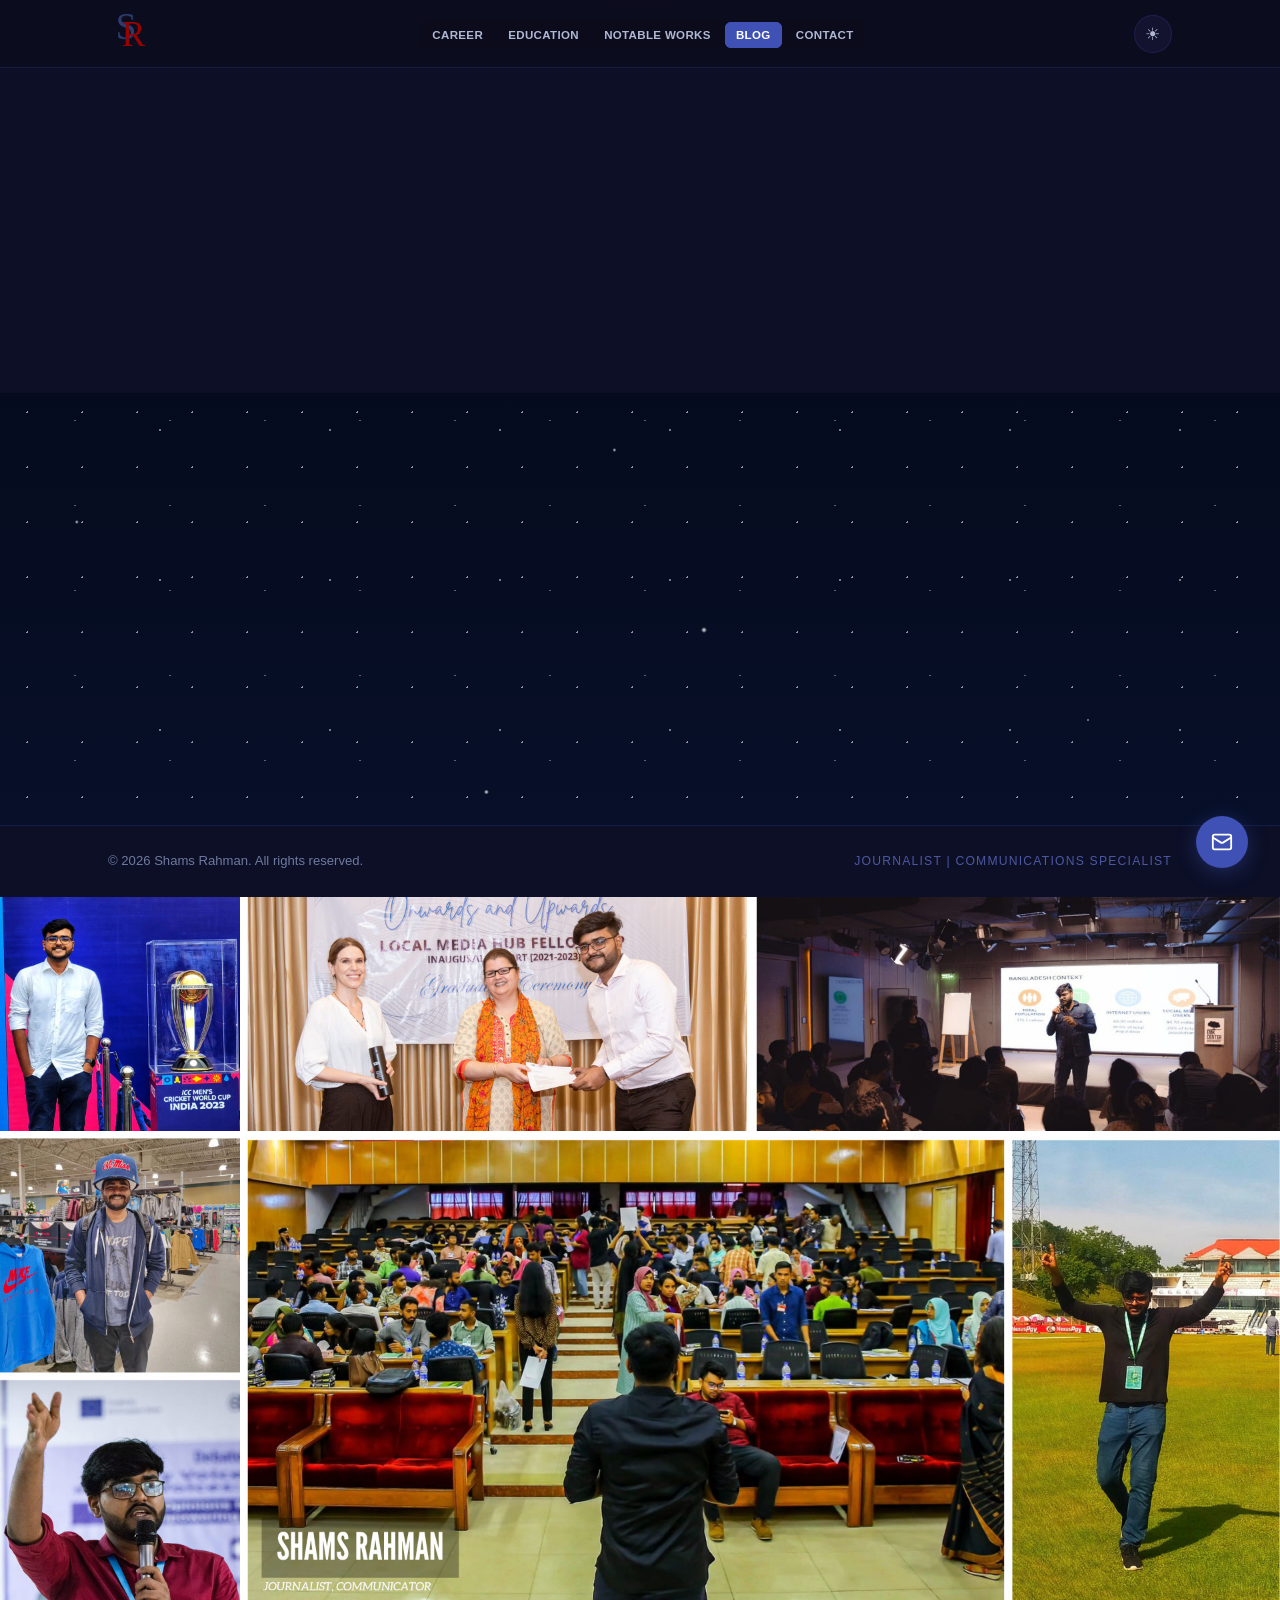
<file: blog.html>
<!DOCTYPE html>
<html lang="en" data-theme="dark">
<head>
  <meta charset="UTF-8" />
  <meta name="viewport" content="width=device-width, initial-scale=1.0" />
  <title>Blog — Shams Rahman</title>
  <link rel="preconnect" href="https://fonts.googleapis.com">
  <link rel="preconnect" href="https://fonts.gstatic.com" crossorigin>
  <link href="https://fonts.googleapis.com/css2?family=Merriweather:ital,wght@0,300;0,400;0,700;0,900;1,400&display=swap" rel="stylesheet">
  <link rel="icon" href="Shams Logo.png" />
  <link rel="stylesheet" href="style.css" />
  <style>
    /* ── Page-specific styles ─────────────────────────────── */
    .page-hero {
      padding:    calc(var(--header-h) + 5rem) 0 4rem;
      text-align: center;
      position:   relative;
    }

    .page-hero__eyebrow {
      font-family:    var(--font-caption);
      font-size:      0.82rem;
      letter-spacing: 0.22em;
      text-transform: uppercase;
      color:          var(--blue);
      margin-bottom:  1.1rem;
    }

    .page-hero__title {
      font-family:    var(--font-heading);
      font-size:      clamp(2.4rem, 5vw, 4rem);
      font-weight:    700;
      letter-spacing: -1.5px;
      line-height:    1.05;
      margin-bottom:  1.1rem;
      background:     linear-gradient(135deg, #ffffff 30%, var(--blue-lighter) 100%);
      -webkit-background-clip: text;
      -webkit-text-fill-color: transparent;
      background-clip: text;
    }
    [data-theme="light"] .page-hero__title {
      background:     linear-gradient(135deg, #0D0E1F 35%, var(--blue-dark) 100%);
      -webkit-background-clip: text;
      -webkit-text-fill-color: transparent;
      background-clip: text;
    }

    .page-hero__sub {
      font-family: var(--font-body);
      font-size:   clamp(0.9rem, 1.4vw, 1rem);
      color:       var(--text-2);
      max-width:   520px;
      margin:      0 auto;
      line-height: 1.85;
    }

    .page-hero__rule {
      width:         52px;
      height:        3px;
      background:    linear-gradient(90deg, var(--blue), var(--blue-lighter));
      border-radius: 2px;
      margin:        1.5rem auto 0;
    }

    /* ── Story list ───────────────────────────────────────── */
    .post-list {
      max-width:      760px;
      margin:         0 auto;
      display:        flex;
      flex-direction: column;
      gap:            1.5rem;
    }

    .post-card {
      display:       flex;
      align-items:   center;
      gap:           1.75rem;
      padding:       1.25rem 2rem 1.25rem 1.25rem;
      background:    var(--bg-card);
      border:        1px solid var(--border);
      border-left:   4px solid var(--blue);
      border-radius: var(--radius);
      transition:    background var(--transition), border-color var(--transition),
                     transform 0.2s, box-shadow 0.2s;
    }
    .post-card:hover {
      background:   var(--bg-card-hover);
      border-color: var(--border-hover);
      border-left-color: var(--blue-light);
      transform:    translateY(-3px);
      box-shadow:   var(--shadow-blue);
    }

    .post-card__img-wrap {
      flex:          0 0 190px;
      aspect-ratio:  1 / 1;
      overflow:      hidden;
      border-radius: var(--radius-sm);
      background:    var(--blue-dim);
    }

    .post-card__img {
      width:           100%;
      height:          100%;
      object-fit:      cover;
      object-position: center 30%;
      transition:      transform 0.35s ease;
    }
    .post-card:hover .post-card__img { transform: scale(1.05); }

    .post-card__body { flex: 1; min-width: 0; }

    .post-card__category {
      font-family:    var(--font-caption);
      font-size:      0.74rem;
      font-weight:    600;
      letter-spacing: 0.12em;
      text-transform: uppercase;
      color:          var(--blue-light);
      margin-bottom:  0.5rem;
    }

    .post-card__date { color: var(--text-3); }

    .post-card__title {
      font-family:   var(--font-heading);
      font-size:     clamp(1.25rem, 2.4vw, 1.6rem);
      font-weight:   700;
      line-height:   1.3;
      color:         var(--text);
      margin-bottom: 0.7rem;
    }

    .post-card__excerpt {
      font-family: var(--font-body);
      font-size:   0.9rem;
      line-height: 1.75;
      color:       var(--text-2);
    }

    .post-card__cta {
      display:     inline-block;
      margin-top:  1rem;
      font-family: var(--font-caption);
      font-size:   0.8rem;
      font-weight: 600;
      color:       var(--blue-light);
    }
    .post-card:hover .post-card__cta { color: var(--blue-lighter); }

    @media (max-width: 560px) {
      .post-card { flex-direction: column; align-items: stretch; gap: 1.1rem; padding: 1rem 1rem 1.4rem; }
      .post-card__img-wrap { flex-basis: auto; aspect-ratio: 5 / 4; }
    }

    /* ── Coming Soon card ─────────────────────────────────── */
    .coming-soon-section {
      padding-bottom: 7rem;
    }

    .coming-soon-wrap {
      display:         flex;
      justify-content: center;
      padding:         2rem 0;
    }

    .coming-soon-card {
      text-align:    center;
      max-width:     480px;
      width:         100%;
      padding:       3.5rem 2.5rem;
      background:    var(--bg-card);
      border:        1px solid var(--border);
      border-top:    3px solid var(--blue);
      border-radius: var(--radius);
      transition:    border-color var(--transition), box-shadow 0.2s;
    }
    .coming-soon-card:hover {
      border-color: var(--border-hover);
      box-shadow:   var(--shadow-blue);
    }

    .coming-soon__icon {
      font-size:     2.6rem;
      display:       block;
      margin-bottom: 1.4rem;
      line-height:   1;
    }

    .coming-soon-card h2 {
      font-family:   var(--font-heading);
      font-size:     1.75rem;
      font-weight:   700;
      letter-spacing: -0.5px;
      color:         var(--text);
      margin-bottom: 0.9rem;
    }

    .coming-soon-card p {
      font-family: var(--font-body);
      font-size:   0.95rem;
      color:       var(--text-2);
      line-height: 1.8;
      margin-bottom: 0;
    }

    .coming-soon__back {
      display:        inline-flex;
      align-items:    center;
      gap:            0.4rem;
      margin-top:     2rem;
      font-family:    var(--font-caption);
      font-size:      0.82rem;
      font-weight:    600;
      letter-spacing: 0.05em;
      text-transform: uppercase;
      color:          var(--blue-light);
      text-decoration: none;
      transition:     color var(--transition), gap 0.2s;
    }
    .coming-soon__back:hover {
      color: var(--blue-lighter);
      gap:   0.65rem;
    }
  </style>
  <!-- Visitor stats: shamsrahman.goatcounter.com -->
  <script data-goatcounter="https://shamsrahman.goatcounter.com/count" async src="//gc.zgo.at/count.js"></script>
</head>
<body>

  <!-- ══════════════════════════════════════════════════
       HEADER
  ══════════════════════════════════════════════════ -->
  <header class="header" id="header">
    <div class="header__inner">

      <a href="index.html" class="header__logo-link">
        <img src="SRLOGO.svg" alt="Shams Rahman Logo" class="header__logo-img" />
      </a>

      <nav class="nav" id="nav" aria-label="Primary navigation">
        <ul class="nav__list">
          <li><a href="index.html#career"    class="nav__btn">Career</a></li>
          <li><a href="index.html#education" class="nav__btn">Education</a></li>
          <li><a href="index.html#works"     class="nav__btn">Notable works</a></li>
          <li><a href="blog.html"            class="nav__btn nav__btn--accent">Blog</a></li>
          <li><a href="index.html#contact"   class="nav__btn">Contact</a></li>
        </ul>
      </nav>

      <div class="header__end">
        <button class="theme-toggle" id="themeToggle" aria-label="Toggle light/dark mode">
          <span class="theme-toggle__sun"  aria-hidden="true">&#9728;</span>
          <span class="theme-toggle__moon" aria-hidden="true">&#9790;</span>
        </button>
        <button class="nav-burger" id="navBurger" aria-label="Toggle navigation" aria-expanded="false">
          <span></span><span></span><span></span>
        </button>
      </div>

    </div>
  </header>

  <main>

    <!-- ══════════════════════════════════════════════════
         PAGE HERO
    ══════════════════════════════════════════════════ -->
    <section class="section section--alt page-hero" id="page-top">
      <div class="container">
        <p class="page-hero__eyebrow reveal">Writing</p>
        <h1 class="page-hero__title reveal">Blog</h1>
        <p class="page-hero__sub reveal">
          Thoughts on journalism, sports, culture, and public life.
        </p>
        <div class="page-hero__rule reveal"></div>
      </div>
    </section>

    <!-- ══════════════════════════════════════════════════
         COMING SOON
    ══════════════════════════════════════════════════ -->
    <section class="section coming-soon-section">
      <div class="container">

        <!-- Newest story first. Copy a whole <div class="reveal">…</div> block to list a new story. -->
        <div class="post-list">

          <div class="reveal">
            <a href="blog/towhid_hridoy.html" class="post-card">
              <div class="post-card__img-wrap">
                <img src="Towhid_Hridoy.jpg" alt="Towhid Hridoy walking off the field in Bangladesh kit" class="post-card__img" />
              </div>
              <div class="post-card__body">
                <p class="post-card__category">Cricket Analysis <span class="post-card__date">&middot; October 23, 2026</span></p>
                <h2 class="post-card__title">Hridoy: A left-arm spinner’s dream</h2>
                <p class="post-card__excerpt">Towhid Hridoy is still the most consistent Bangladesh batter, but his numbers drop sharply whenever a left-arm spinner comes on to bowl.</p>
                <span class="post-card__cta">Read story &#8594;</span>
              </div>
            </a>
          </div>

        </div>

      </div>
    </section>

  </main>

  <!-- ══════════════════════════════════════════════════
       FOOTER
  ══════════════════════════════════════════════════ -->
  <footer class="footer">

    <div class="footer__bar">
      <div class="container footer__inner">
        <p class="footer__copy">&copy; <span id="year"></span> Shams Rahman. All rights reserved.</p>
        <p class="footer__tagline">Journalist | Communications Specialist</p>
      </div>
    </div>

    <div class="footer-banner">
      <img src="Footerimage.jpg" alt="" class="footer-banner__img" role="presentation" />
    </div>

  </footer>

  <!-- Floating Contact Button -->
  <a href="index.html#contact" class="fab-contact" aria-label="Go to Contact section">
    <svg xmlns="http://www.w3.org/2000/svg" width="22" height="22" viewBox="0 0 24 24" fill="none" stroke="currentColor" stroke-width="2" stroke-linecap="round" stroke-linejoin="round" aria-hidden="true">
      <rect x="2" y="4" width="20" height="16" rx="2"/>
      <path d="m22 7-8.97 5.7a1.94 1.94 0 0 1-2.06 0L2 7"/>
    </svg>
  </a>

  <script src="script.js"></script>
</body>
</html>
</file>
<file: style.css>
/* ================================================================
   CSS Custom Properties — LIGHT MODE DEFAULT
   ================================================================ */
:root {
  --bg:            #F4F6FF;
  --bg-alt:        #ECEEF8;
  --bg-card:       #FFFFFF;
  --bg-card-hover: #EEF1FF;

  --text:          #0D0E1F;
  --text-2:        #2B2E52;
  --text-3:        #565A88;
  --text-muted:    #8E92BB;

  --border:        rgba(63, 81, 181, 0.16);
  --border-hover:  rgba(63, 81, 181, 0.40);
  --shadow:        0 8px 32px rgba(0, 0, 0, 0.08);
  --shadow-blue:   0 4px 20px rgba(63, 81, 181, 0.16);

  --blue:          #3F51B5;
  --blue-light:    #5C6BC0;
  --blue-lighter:  #7986CB;
  --blue-dark:     #283593;
  --blue-dim:      rgba(63, 81, 181, 0.08);
  --blue-glow:     rgba(63, 81, 181, 0.16);

  --font-heading:  'Grandview', Arial, sans-serif;
  --font-body:     'Merriweather', serif;
  --font-caption:  'Aptos Display', 'Segoe UI', Arial, sans-serif;

  --header-h:      68px;
  --radius:        10px;
  --radius-sm:     6px;
  --transition:    0.25s ease;
  --max-w:         1120px;
}

/* ================================================================
   DARK MODE overrides
   ================================================================ */
[data-theme="dark"] {
  --bg:            #0d0d1e;
  --bg-alt:        #0c0f26;
  --bg-card:       #131330;
  --bg-card-hover: #181845;
  --text:          #FFFFFF;
  --text-2:        #B0B8D4;
  --text-3:        #6E7A9F;
  --text-muted:    #4A5270;
  --border:        rgba(63, 81, 181, 0.22);
  --border-hover:  rgba(63, 81, 181, 0.55);
  --shadow:        0 8px 32px rgba(0, 0, 0, 0.5);
  --shadow-blue:   0 4px 24px rgba(63, 81, 181, 0.3);
  --blue-dim:      rgba(63, 81, 181, 0.18);
  --blue-glow:     rgba(63, 81, 181, 0.35);
}

[data-theme="dark"] body {
  /* Dark mode: starry night */
  background-color: #08102B;
  background-image:
    /* Accent stars — larger, slightly softer glows */
    radial-gradient(circle 2.5px at 20% 15%,   rgba(255, 255, 255, 0.95) 0%, transparent 100%),
    radial-gradient(circle 2px   at 78%  8%,   rgba(255, 255, 255, 0.90) 0%, transparent 100%),
    radial-gradient(circle 3px   at 55% 70%,   rgba(255, 255, 255, 0.92) 0%, transparent 100%),
    radial-gradient(circle 2px   at 91% 40%,   rgba(255, 255, 255, 0.82) 0%, transparent 100%),
    radial-gradient(circle 2.5px at 38% 88%,   rgba(255, 255, 255, 0.87) 0%, transparent 100%),
    radial-gradient(circle 2px   at  6% 58%,   rgba(255, 255, 255, 0.78) 0%, transparent 100%),
    radial-gradient(circle 1.5px at 64% 32%,   rgba(255, 255, 255, 0.72) 0%, transparent 100%),
    radial-gradient(circle 2px   at 48% 50%,   rgba(255, 255, 255, 0.76) 0%, transparent 100%),
    radial-gradient(circle 1.5px at 85% 80%,   rgba(255, 255, 255, 0.70) 0%, transparent 100%),
    radial-gradient(circle 2px   at 30% 42%,   rgba(255, 255, 255, 0.68) 0%, transparent 100%),
    /* Star field — layer A: fine, dense */
    radial-gradient(rgba(255, 255, 255, 0.55) 1px,   transparent 1px),
    /* Star field — layer B: medium spacing, offset */
    radial-gradient(rgba(255, 255, 255, 0.35) 1px,   transparent 1px),
    /* Star field — layer C: coarse, slightly brighter dots */
    radial-gradient(rgba(255, 255, 255, 0.45) 1.5px, transparent 1.5px),
    /* Deep space base: pure black at top → midnight blue at bottom */
    linear-gradient(180deg, #000000 0%, #030a1a 28%, #08102B 100%);
  background-size:
    /* Accent stars — each fills the full viewport (one star per layer) */
    100% 100%, 100% 100%, 100% 100%, 100% 100%, 100% 100%,
    100% 100%, 100% 100%, 100% 100%, 100% 100%, 100% 100%,
    /* Star field tile sizes */
    55px 55px,
    95px 85px,
    170px 150px,
    /* Base */
    100% 100%;
  background-position:
    0 0, 0 0, 0 0, 0 0, 0 0,
    0 0, 0 0, 0 0, 0 0, 0 0,
    0 0,
    28px 38px,
    75px 55px,
    0 0;
  background-attachment: fixed;
  color: #FFFFFF;
}

[data-theme="dark"] .header {
  background: rgba(13, 13, 30, 0.92);
}
[data-theme="dark"] .header.scrolled {
  box-shadow: 0 2px 30px rgba(0, 0, 0, 0.6);
}
[data-theme="dark"] .section--alt::before { opacity: 0.5; }
[data-theme="dark"] .career-card__org  { color: var(--blue-lighter); }
[data-theme="dark"] .hero h1 {
  background: linear-gradient(135deg, #ffffff 30%, var(--blue-lighter) 100%);
  -webkit-background-clip: text;
  -webkit-text-fill-color: transparent;
  background-clip: text;
}
[data-theme="dark"] .nav__btn:hover { color: var(--blue-lighter); }
[data-theme="dark"] .skill-tag { color: var(--blue-lighter); }
[data-theme="dark"] .work-card__link:hover { color: #fff; }
[data-theme="dark"] .hero__photo-wrap::before {
  background: linear-gradient(to right, #000000 0%, rgba(0, 0, 0, 0) 60%);
}

/* Dark mode mobile nav */
[data-theme="dark"] .nav {
  background: rgba(12, 12, 28, 0.97);
}

/* Toggle icons: light default shows moon, dark shows sun */
.theme-toggle__sun  { display: none; }
.theme-toggle__moon { display: block; }
[data-theme="dark"] .theme-toggle__sun  { display: block; }
[data-theme="dark"] .theme-toggle__moon { display: none; }

/* ================================================================
   Reset & Base
   ================================================================ */
*, *::before, *::after { box-sizing: border-box; margin: 0; padding: 0; }

html {
  font-size: 16px;
  scroll-behavior: smooth;
  scroll-padding-top: var(--header-h);
}

body {
  font-family:            var(--font-body);
  /* Light mode: clouds and sunlight */
  background-color:       #E0F7FA;
  background-image:
    /* Warm sunlight accent radiating from upper right */
    radial-gradient(ellipse 80% 55% at 88% -8%,    rgba(255, 253, 231, 0.80) 0%, transparent 55%),
    /* Cloud 1 — upper left */
    radial-gradient(ellipse 62% 42% at 16% 26%,    rgba(255, 255, 255, 0.96) 0%, rgba(255, 255, 255, 0) 68%),
    /* Cloud 2 — upper centre-right */
    radial-gradient(ellipse 52% 36% at 68% 16%,    rgba(255, 255, 255, 0.92) 0%, rgba(255, 255, 255, 0) 65%),
    /* Cloud 3 — mid right */
    radial-gradient(ellipse 58% 38% at 90% 48%,    rgba(255, 255, 255, 0.86) 0%, rgba(255, 255, 255, 0) 62%),
    /* Cloud 4 — lower centre */
    radial-gradient(ellipse 55% 38% at 44% 70%,    rgba(255, 255, 255, 0.82) 0%, rgba(255, 255, 255, 0) 62%),
    /* Cloud 5 — lower left */
    radial-gradient(ellipse 46% 32% at 10% 78%,    rgba(255, 255, 255, 0.76) 0%, rgba(255, 255, 255, 0) 60%),
    /* Base sky gradient: white → warm gold → airy cyan */
    linear-gradient(180deg, #FFFFFF 0%, #FFFDE7 22%, #EBF5FD 62%, #E0F7FA 100%);
  background-attachment:  fixed;
  color:                  var(--text);
  line-height:            1.7;
  overflow-x:             hidden;
  -webkit-font-smoothing: antialiased;
  transition: background 0.3s ease-in-out, color 0.3s ease;
}

h1, h2, h3, h4, h5, h6 {
  font-family: var(--font-heading);
  line-height: 1.2;
  color: var(--text);
}

figcaption, .caption { font-family: var(--font-caption); }

a { color: inherit; text-decoration: none; }
ul { list-style: none; }
img { max-width: 100%; display: block; }
button { cursor: pointer; border: none; background: none; font-family: inherit; }
input, textarea, select { font-family: inherit; }

.container {
  max-width: var(--max-w);
  margin: 0 auto;
  padding: 0 1.75rem;
}

/* ================================================================
   Header
   ================================================================ */
.header {
  position:        fixed;
  top: 0; left: 0; right: 0;
  z-index:         200;
  height:          var(--header-h);
  background:      rgba(244, 246, 255, 0.94);
  backdrop-filter: blur(14px);
  -webkit-backdrop-filter: blur(14px);
  border-bottom:   1px solid var(--border);
  transition: background 0.3s ease, border-color var(--transition), box-shadow var(--transition);
}

.header.scrolled {
  border-bottom-color: var(--blue-dim);
  box-shadow: 0 2px 24px rgba(0, 0, 0, 0.08);
}

.header__inner {
  max-width: var(--max-w);
  margin:    0 auto;
  padding:   0 1.75rem;
  height:    100%;
  display:   flex;
  align-items: center;
  justify-content: space-between;
  gap: 0.75rem;
}

.header__logo-link {
  flex-shrink: 0;
  display:     flex;
  align-items: center;
}

.header__logo-img {
  height:     44px;
  width:      auto;
  object-fit: contain;
  display:    block;
}

/* Nav */
.nav__list {
  display:     flex;
  align-items: center;
  gap:         0.15rem;
  flex-wrap:   nowrap;
}

.nav__btn {
  font-family:    var(--font-heading);
  font-size:      0.72rem;
  font-weight:    600;
  letter-spacing: 0.03em;
  text-transform: uppercase;
  color:          var(--text-2);
  padding:        0.38rem 0.65rem;
  border-radius:  var(--radius-sm);
  border:         1px solid transparent;
  transition:     color var(--transition), background var(--transition),
                  border-color var(--transition), transform 0.15s;
  white-space:    nowrap;
}

.nav__btn:hover {
  color:        var(--blue-dark);
  background:   var(--blue-dim);
  border-color: var(--border);
  transform:    translateY(-1px);
}

.nav__btn--accent {
  color:        #fff;
  background:   var(--blue);
  border-color: var(--blue);
}
.nav__btn--accent:hover {
  background:   var(--blue-light);
  border-color: var(--blue-light);
  color:        #fff;
}

.nav__btn--resume {
  color:        var(--blue-dark);
  border-color: var(--blue);
}
.nav__btn--resume:hover {
  background:   var(--blue);
  color:        #fff;
  border-color: var(--blue);
}

.header__end {
  display:     flex;
  align-items: center;
  gap:         0.5rem;
  flex-shrink: 0;
}

/* Theme toggle */
.theme-toggle {
  width:           38px; height: 38px;
  border-radius:   50%;
  display:         flex;
  align-items:     center;
  justify-content: center;
  background:      var(--bg-card);
  border:          1px solid var(--border);
  font-size:       1.05rem;
  color:           var(--text-2);
  transition:      background var(--transition), border-color var(--transition),
                   color var(--transition), transform 0.2s;
  flex-shrink:     0;
}
.theme-toggle:hover {
  background:   var(--blue-dim);
  border-color: var(--border-hover);
  color:        var(--blue);
  transform:    rotate(22deg) scale(1.05);
}

/* Burger */
.nav-burger {
  display:         none;
  flex-direction:  column;
  gap:             5px;
  width:           36px; height: 36px;
  justify-content: center;
  align-items:     center;
  border-radius:   var(--radius-sm);
  border:          1px solid var(--border);
}
.nav-burger span {
  display:       block;
  width:         20px; height: 2px;
  background:    var(--text);
  border-radius: 2px;
  transition:    transform 0.25s, opacity 0.25s;
}

/* ================================================================
   Buttons
   ================================================================ */
.btn {
  display:         inline-flex;
  align-items:     center;
  justify-content: center;
  gap:             0.45rem;
  padding:         0.7rem 1.6rem;
  border-radius:   var(--radius-sm);
  font-family:     var(--font-heading);
  font-size:       0.88rem;
  font-weight:     700;
  letter-spacing:  0.04em;
  text-transform:  uppercase;
  transition:      transform 0.15s, box-shadow 0.2s, background var(--transition),
                   color var(--transition), border-color var(--transition);
  white-space:     nowrap;
}

.btn--primary {
  background:   var(--blue);
  color:        #fff;
  border:       2px solid var(--blue);
}
.btn--primary:hover {
  background:   var(--blue-light);
  border-color: var(--blue-light);
  transform:    translateY(-2px);
  box-shadow:   var(--shadow-blue);
}

.btn--outline {
  background:   transparent;
  color:        var(--blue-dark);
  border:       2px solid var(--blue);
}
.btn--outline:hover {
  background:   var(--blue);
  color:        #fff;
  border-color: var(--blue);
  transform:    translateY(-2px);
}

.btn--large { padding: 0.85rem 2.2rem; font-size: 0.95rem; }
.btn--full  { width: 100%; justify-content: center; }

/* ================================================================
   Sections — shared
   ================================================================ */
.section {
  padding:  5.5rem 0;
  position: relative;
}

.section--alt { background: var(--bg-alt); }

.section--alt::before {
  content:  '';
  position: absolute;
  top: 0; left: 0; right: 0;
  height:   1px;
  background: linear-gradient(90deg, transparent, var(--blue), transparent);
  opacity:  0.3;
}

.section__title {
  font-family:    var(--font-heading);
  font-size:      clamp(1.5rem, 2.5vw, 2rem);
  font-weight:    700;
  letter-spacing: -0.3px;
  color:          var(--text);
  margin-bottom:  0.6rem;
}

.section__rule {
  width:         52px;
  height:        3px;
  background:    linear-gradient(90deg, var(--blue), var(--blue-lighter));
  border-radius: 2px;
  margin-bottom: 2.8rem;
}

.section__sub {
  font-family:   var(--font-body);
  font-size:     1rem;
  color:         var(--text-2);
  margin-top:    -1.8rem;
  margin-bottom: 2.5rem;
}

/* ================================================================
   Hero — text left | photo right with gradient blend
   ================================================================ */
.hero {
  min-height:   100vh;
  display:      flex;
  align-items:  stretch;
  position:     relative;
  overflow:     hidden;
}

.hero__overlay {
  position:         absolute;
  inset:            0;
  background-image: radial-gradient(rgba(63, 81, 181, 0.10) 1px, transparent 1px);
  background-size:  36px 36px;
  pointer-events:   none;
  z-index:          0;
  mask-image:       radial-gradient(ellipse 80% 80% at 30% 50%, black 40%, transparent 100%);
  -webkit-mask-image: radial-gradient(ellipse 80% 80% at 30% 50%, black 40%, transparent 100%);
}

.hero__layout {
  display:     grid;
  grid-template-columns: 1fr 1fr;
  width:       100%;
  align-items: center;
  min-height:  100vh;
  position:    relative;
  z-index:     1;
}

.hero__content-area {
  padding: calc(var(--header-h) + 3rem) 2.5rem 4rem 5%;
  display: flex;
  align-items: center;
  justify-content: flex-start;
  min-height: 100vh;
}

.hero__content {
  max-width: 520px;
  width:     100%;
}

.hero__eyebrow {
  font-family:    var(--font-caption);
  font-size:      0.82rem;
  letter-spacing: 0.22em;
  text-transform: uppercase;
  color:          var(--blue);
  margin-bottom:  1.2rem;
}

.hero h1 {
  font-family:    var(--font-heading);
  font-size:      clamp(2.8rem, 5vw, 4.5rem);
  font-weight:    700;
  letter-spacing: -2px;
  line-height:    1;
  margin-bottom:  0.5rem;
  background:     linear-gradient(135deg, #0D0E1F 35%, var(--blue-dark) 100%);
  -webkit-background-clip: text;
  -webkit-text-fill-color: transparent;
  background-clip: text;
}

.hero h2 {
  font-family:    var(--font-heading);
  font-size:      clamp(0.85rem, 1.5vw, 1rem);
  font-weight:    400;
  letter-spacing: 0.12em;
  text-transform: uppercase;
  color:          var(--blue-light);
  margin-bottom:  1.8rem;
}

.hero__bio {
  font-family: var(--font-body);
  font-size:   clamp(0.9rem, 1.2vw, 0.97rem);
  color:       var(--text-2);
  line-height: 1.85;
  margin:      0 0 2.5rem;
}

.hero__cta {
  display:  flex;
  gap:      1rem;
  flex-wrap: wrap;
}

[data-theme="dark"] .hero__cta .btn--outline {
  color:        #FFFFFF;
  border-color: rgba(255, 255, 255, 0.65);
}
[data-theme="dark"] .hero__cta .btn--outline:hover {
  background:   rgba(255, 255, 255, 0.15);
  color:        #FFFFFF;
  border-color: #FFFFFF;
  transform:    translateY(-2px);
}

/* Photo side with gradient blend */
.hero__photo-wrap {
  position:    relative;
  overflow:    hidden;
  align-self:  stretch;
  min-height:  100vh;
}

.hero__photo-wrap::before {
  content:  '';
  position: absolute;
  inset:    0;
  background: linear-gradient(to right, #FFFFFF 0%, rgba(255, 255, 255, 0) 60%);
  z-index:  1;
  pointer-events: none;
}

.hero__photo {
  width:           100%;
  height:          100%;
  object-fit:      cover;
  object-position: center top;
  display:         block;
}

.hero__scroll-hint {
  position:  absolute;
  bottom:    2rem; left: 25%;
  transform: translateX(-50%);
  z-index:   2;
}
.hero__scroll-hint span {
  display:       block;
  width:         22px; height: 22px;
  border-right:  2px solid var(--blue);
  border-bottom: 2px solid var(--blue);
  transform:     rotate(45deg);
  animation:     scrollBounce 1.6s ease-in-out infinite;
  opacity:       0.6;
}
@keyframes scrollBounce {
  0%,100% { transform: rotate(45deg) translateY(0);   opacity: 0.6; }
  50%     { transform: rotate(45deg) translateY(6px); opacity: 0.3; }
}

/* ================================================================
   Career — Carousel
   ================================================================ */
.career-carousel-wrap {
  position:    relative;
  display:     flex;
  align-items: stretch;
  gap:         0.75rem;
}

/* Career cards show 3 per view */
.career-carousel-wrap .carousel-card {
  flex: 0 0 calc((100% - 3rem) / 3);
}

.career-card {
  background:    var(--bg-card);
  border:        1px solid var(--border);
  border-top:    4px solid var(--blue);
  border-radius: var(--radius);
  padding:       2rem 2rem 2rem 2rem;
  display:       flex;
  flex-direction: column;
  gap:           0.4rem;
  transition:    background var(--transition), border-color var(--transition),
                 transform 0.2s, box-shadow 0.2s;
  height:        100%;
}
.career-card:hover {
  background:   var(--bg-card-hover);
  border-color: var(--border-hover);
  transform:    translateY(-4px);
  box-shadow:   var(--shadow-blue);
}

/* Distinct accent color on top edge per card */
#careerTrack .career-card:nth-child(1) { border-top-color: #3F51B5; }
#careerTrack .career-card:nth-child(2) { border-top-color: #059669; }
#careerTrack .career-card:nth-child(3) { border-top-color: #D97706; }
#careerTrack .career-card:nth-child(4) { border-top-color: #DC2626; }
#careerTrack .career-card:nth-child(5) { border-top-color: #7C3AED; }
#careerTrack .career-card:nth-child(6) { border-top-color: #0891B2; }
#careerTrack .career-card:nth-child(7) { border-top-color: #D97706; }
#careerTrack .career-card:nth-child(8) { border-top-color: #CE1126; }
#careerTrack .career-card:nth-child(9) { border-top-color: #059669; }

/* Typography hierarchy: role (largest) → org → years → desc */
.career-card__role {
  font-family:   var(--font-heading);
  font-size:     1.25rem;
  font-weight:   700;
  color:         var(--text);
  line-height:   1.25;
  margin-bottom: 0.35rem;
}

.career-card__org {
  font-family:   var(--font-caption);
  font-size:     0.92rem;
  font-weight:   700;
  color:         #1a237e;
  margin-bottom: 0.3rem;
  letter-spacing: 0.01em;
}

.career-card__years {
  font-family:    var(--font-caption);
  font-size:      0.76rem;
  font-weight:    600;
  color:          var(--blue-light);
  display:        block;
  letter-spacing: 0.06em;
  text-transform: uppercase;
  margin-bottom:  0.85rem;
}

.career-card__desc {
  font-family: var(--font-body);
  font-size:   0.87rem;
  color:       var(--text-2);
  line-height: 1.8;
  flex:        1;
}

/* ================================================================
   About Me — two-column layout
   ================================================================ */
.about-layout {
  display:     grid;
  grid-template-columns: 300px 1fr;
  gap:         3rem;
  align-items: stretch;
}

.about-img-col {
  align-self: stretch;
}

.about-img-wrap {
  position:      relative;
  overflow:      hidden;
  border-radius: var(--radius);
  height:        100%;
}

.about-img-wrap::before {
  content:  '';
  position: absolute;
  inset:    0;
  background: linear-gradient(to right, rgba(236, 238, 248, 0) 35%, #ECEEF8 95%);
  z-index:  1;
  pointer-events: none;
}

[data-theme="dark"] .about-img-wrap::before {
  background: linear-gradient(to right, rgba(12, 15, 38, 0) 35%, #0c0f26 95%);
}

.about-img {
  width:            100%;
  height:           100%;
  object-fit:       cover;
  object-position:  center top;
  display:          block;
}

.about-content-col {
  display:        flex;
  flex-direction: column;
  gap:            2.5rem;
}

.about-text p {
  font-family:   var(--font-body);
  font-size:     1rem;
  line-height:   1.85;
  color:         var(--text);
  margin-bottom: 1.5rem;
  text-align:    justify;
}

.about-text p:last-child { margin-bottom: 0; }

/* Works Appeared In */
.works-appeared {
  padding-top: 2rem;
  border-top:  1px solid var(--border);
}

.works-appeared__title {
  font-family:    var(--font-heading);
  font-size:      0.82rem;
  font-weight:    700;
  letter-spacing: 0.1em;
  text-transform: uppercase;
  color:          var(--text-3);
  margin-bottom:  1.25rem;
  padding-bottom: 0.5rem;
  border-bottom:  2px solid var(--blue-dim);
  display:        inline-block;
}

.works-logos {
  display:     flex;
  flex-wrap:   wrap;
  gap:         1.1rem;
  align-items: center;
}

.works-logo {
  height:     38px;
  width:      auto;
  max-width:  110px;
  object-fit: contain;
  filter:     grayscale(100%);
  opacity:    0.55;
  transition: filter var(--transition), opacity var(--transition), transform 0.2s;
  display:    block;
}

.works-logo:hover {
  filter:    grayscale(0%);
  opacity:   1;
  transform: scale(1.08);
}

/* ================================================================
   Skills — two-column section
   ================================================================ */
.skills-layout {
  display:     grid;
  grid-template-columns: 1fr 1fr;
  gap:         3rem;
  align-items: start;
}

.skills-col__title {
  font-family:    var(--font-heading);
  font-size:      0.82rem;
  font-weight:    700;
  letter-spacing: 0.1em;
  text-transform: uppercase;
  color:          var(--text-3);
  margin-bottom:  1.25rem;
  padding-bottom: 0.6rem;
  border-bottom:  2px solid var(--blue-dim);
}

.skills-grid {
  display:   flex;
  flex-wrap: wrap;
  gap:       0.65rem;
}

.skill-tag {
  font-family:   var(--font-caption);
  font-size:     0.84rem;
  font-weight:   600;
  padding:       0.45rem 1rem;
  border-radius: 999px;
  background:    var(--blue-dim);
  color:         var(--blue-dark);
  border:        1px solid rgba(63, 81, 181, 0.2);
  transition:    background var(--transition), border-color var(--transition), color var(--transition);
}
.skill-tag:hover {
  background:   var(--blue);
  border-color: var(--blue);
  color:        #fff;
}

.skills-lang-list {
  display:        flex;
  flex-direction: column;
  gap:            0.65rem;
}

.skill-lang {
  display:         flex;
  align-items:     center;
  justify-content: space-between;
  padding:         0.7rem 1.1rem;
  background:      var(--bg-card);
  border:          1px solid var(--border);
  border-left:     3px solid var(--blue);
  border-radius:   var(--radius-sm);
  transition:      background var(--transition), border-color var(--transition);
}
.skill-lang:hover {
  background:   var(--bg-card-hover);
  border-color: var(--border-hover);
}

.skill-lang__name {
  font-family: var(--font-caption);
  font-size:   0.92rem;
  font-weight: 700;
  color:       var(--text);
}

.skill-lang__level {
  font-family:    var(--font-caption);
  font-size:      0.73rem;
  font-weight:    600;
  color:          var(--blue-light);
  letter-spacing: 0.08em;
  text-transform: uppercase;
}

/* ================================================================
   Education — [photo left | stacked cards right]
   ================================================================ */
.edu-layout {
  display:     grid;
  grid-template-columns: 360px 1fr;
  gap:         2.5rem;
  align-items: start;
}

.edu-img-col {
  position: sticky;
  top: calc(var(--header-h) + 2rem);
}

.edu-side-photo {
  width:         100%;
  border-radius: var(--radius);
  object-fit:    cover;
  aspect-ratio:  3 / 4;
  border:        2px solid var(--border);
  box-shadow:    var(--shadow);
  background:    var(--blue-dim);
  display:       block;
}

.edu-cards-col {
  display:        flex;
  flex-direction: column;
  gap:            1.5rem;
}

.edu-card {
  display:       flex;
  gap:           1.2rem;
  background:    var(--bg-card);
  border:        1px solid var(--border);
  border-radius: var(--radius);
  padding:       2rem 2.5rem;
  align-items:   flex-start;
  position:      relative;
  overflow:      hidden;
  transition:    background var(--transition), border-color var(--transition), transform 0.2s;
}
.edu-card:hover {
  background:   var(--bg-card-hover);
  border-color: var(--border-hover);
  transform:    translateY(-3px);
  box-shadow:   var(--shadow-blue);
}

.edu-card__body {
  position: relative;
  z-index:  1;
}

/* Watermark pseudo-elements */
.edu-card--ole-miss::after {
  content:             '';
  position:            absolute;
  inset:               0;
  background-image:    url('OleMiss-logo.png');
  background-size:     contain;
  background-repeat:   no-repeat;
  background-position: center;
  opacity:             0.12;
  pointer-events:      none;
  z-index:             0;
}

.edu-card--dhaka::after {
  content:             '';
  position:            absolute;
  inset:               0;
  background-image:    url('UDhaka-logo.png');
  background-size:     contain;
  background-repeat:   no-repeat;
  background-position: center;
  opacity:             0.12;
  pointer-events:      none;
  z-index:             0;
}

/* Ole Miss: cardinal red top + navy left + subtle tint */
.edu-card--ole-miss {
  border-top:  4px solid #CE1126;
  border-left: 4px solid #14213D;
  background:  linear-gradient(135deg, rgba(206, 17, 38, 0.05) 0%, rgba(20, 33, 61, 0.07) 100%);
}
.edu-card--ole-miss .edu-card__badge {
  background: linear-gradient(135deg, #CE1126, #14213D);
}
.edu-card--ole-miss .edu-card__school-tag { color: #CE1126; }
.edu-card--ole-miss .edu-card__dept       { color: #CE1126; }
.edu-card--ole-miss .edu-card__year       { color: #14213D; }
[data-theme="dark"] .edu-card--ole-miss .edu-card__dept { color: #f06070; }
[data-theme="dark"] .edu-card--ole-miss .edu-card__year { color: #7986CB; }

/* University of Dhaka: dark blue tint */
.edu-card--dhaka {
  border-top:  4px solid #003082;
  border-left: 4px solid #001a4d;
  background:  linear-gradient(135deg, rgba(0, 48, 130, 0.06) 0%, rgba(0, 26, 77, 0.09) 100%);
}
.edu-card--dhaka .edu-card__badge {
  background: linear-gradient(135deg, #003082, #001a4d);
}
.edu-card--dhaka .edu-card__school-tag { color: #003082; }
.edu-card--dhaka .edu-card__dept       { color: #003082; }
[data-theme="dark"] .edu-card--dhaka .edu-card__dept { color: #7986CB; }

.edu-card__logo-wrap {
  flex-shrink:     0;
  width:           60px; height: 60px;
  border-radius:   var(--radius-sm);
  overflow:        hidden;
  background:      var(--bg-alt);
  border:          1px solid var(--border);
  display:         flex;
  align-items:     center;
  justify-content: center;
  padding:         4px;
}

.edu-card__logo {
  width:      100%;
  height:     100%;
  object-fit: contain;
  display:    block;
}

.edu-card__body h4 {
  font-family:   var(--font-heading);
  font-size:     1rem;
  font-weight:   700;
  margin-bottom: 0.35rem;
  color:         var(--text);
}

.edu-card__org {
  font-family:   var(--font-caption);
  font-size:     0.85rem;
  color:         var(--text-3);
  margin-bottom: 0.3rem;
}

.edu-card__year {
  font-family:    var(--font-caption);
  font-size:      0.8rem;
  font-weight:    700;
  color:          var(--blue-light);
  letter-spacing: 0.05em;
}

.edu-card__dept {
  font-family:   var(--font-caption);
  font-size:     0.88rem;
  font-weight:   600;
  color:         var(--text-2);
  margin-bottom: 0.15rem;
}

.edu-card__subdept {
  font-family:   var(--font-caption);
  font-size:     0.82rem;
  color:         var(--text-3);
  margin-bottom: 0.15rem;
}

.edu-card__thesis {
  font-family:  var(--font-body);
  font-size:    0.80rem;
  font-style:   italic;
  color:        var(--text-3);
  line-height:  1.55;
  margin-top:   0.85rem;
  padding-top:  0.85rem;
  border-top:   1px solid var(--border);
}

.edu-card__school-tag {
  font-family:    var(--font-caption);
  font-size:      0.78rem;
  font-weight:    700;
  letter-spacing: 0.06em;
  text-transform: uppercase;
}

/* ================================================================
   Awards — 3-column [larger photo | list | larger photo]
   ================================================================ */
.awards-layout {
  display:     grid;
  grid-template-columns: 1.5fr 1fr 1.5fr;
  gap:         2rem;
  align-items: center;
}

.awards-photo-wrap { position: relative; }

.awards-photo {
  width:         100%;
  border-radius: var(--radius);
  object-fit:    cover;
  aspect-ratio:  4 / 5;
  min-height:    320px;
  border:        1px solid var(--border);
  box-shadow:    var(--shadow);
  transition:    transform 0.3s, box-shadow 0.3s;
  background:    var(--bg-card);
}
.awards-photo-wrap:hover .awards-photo {
  transform:  translateY(-4px);
  box-shadow: var(--shadow-blue);
}

.awards-center {
  display:         flex;
  flex-direction:  column;
  align-items:     center;
  justify-content: center;
  text-align:      center;
}

.awards-list {
  width:          100%;
  display:        flex;
  flex-direction: column;
  gap:            0.9rem;
}

.awards-list li {
  font-family:   var(--font-heading);
  font-size:     0.94rem;
  font-weight:   600;
  color:         #FFFFFF;
  padding:       1.2rem 1.5rem;
  border-radius: var(--radius);
  text-align:    center;
  transition:    transform 0.2s, box-shadow 0.2s;
}
.awards-list li:hover {
  transform:  translateY(-3px);
  box-shadow: 0 8px 24px rgba(0, 0, 0, 0.3);
}

.awards-list li:nth-child(1) { background: #0B1437; }
.awards-list li:nth-child(2) { background: #1B2A3B; }
.awards-list li:nth-child(3) { background: #1C1C2E; }
.awards-list li:nth-child(4) { background: #1A1035; }

.awards-list__icon { display: none; }

/* ================================================================
   Fellowship — [stacked cards left | photo right]
   ================================================================ */
.fellowship-layout {
  display:     grid;
  grid-template-columns: 1fr 280px;
  gap:         2.5rem;
  align-items: start;
}

.fellowship-cards-col {
  display:        flex;
  flex-direction: column;
  gap:            1.5rem;
}

.fellowship-img-col {
  position: sticky;
  top: calc(var(--header-h) + 2rem);
}

.fellowship-side-img {
  width:         100%;
  border-radius: var(--radius);
  object-fit:    cover;
  aspect-ratio:  3 / 4;
  border:        2px solid var(--border);
  box-shadow:    var(--shadow);
  background:    var(--blue-dim);
  display:       block;
}

.fellowship-card {
  background:    var(--bg-card);
  border:        1px solid var(--border);
  border-left:   3px solid var(--blue);
  border-radius: var(--radius);
  padding:       1.5rem 1.5rem 1.5rem 1.8rem;
  transition:    background var(--transition), border-color var(--transition), transform 0.2s;
}
.fellowship-card:hover {
  background:        var(--bg-card-hover);
  border-color:      var(--border-hover);
  border-left-color: var(--blue-light);
  transform:         translateY(-3px);
  box-shadow:        var(--shadow-blue);
}

.fellowship-card__year {
  font-family:    var(--font-caption);
  font-size:      0.75rem;
  letter-spacing: 0.12em;
  text-transform: uppercase;
  color:          var(--blue-light);
  display:        block;
  margin-bottom:  0.5rem;
}

.fellowship-card h4 {
  font-family:   var(--font-heading);
  font-size:     1rem;
  font-weight:   700;
  color:         var(--text);
  margin-bottom: 0.3rem;
}

.fellowship-card__org {
  font-family:   var(--font-caption);
  font-size:     0.83rem;
  color:         var(--blue-light);
  margin-bottom: 0.6rem;
}

.fellowship-card__desc {
  font-family: var(--font-body);
  font-size:   0.85rem;
  color:       var(--text-2);
  line-height: 1.65;
}

/* ================================================================
   Published Work — Carousel
   ================================================================ */
.work-card--blue   { --card-c: #3F51B5; --card-c-bg: rgba(63,  81, 181, 0.13); --card-c-border: rgba(63, 81, 181, 0.40); }
.work-card--amber  { --card-c: #D97706; --card-c-bg: rgba(217, 119,  6, 0.13); --card-c-border: rgba(217, 119, 6, 0.40); }
.work-card--emerald{ --card-c: #059669; --card-c-bg: rgba(5,  150, 105, 0.13); --card-c-border: rgba(5, 150, 105, 0.40); }
.work-card--coral  { --card-c: #DC2626; --card-c-bg: rgba(220,  38,  38, 0.13); --card-c-border: rgba(220, 38, 38, 0.40); }
.work-card--violet { --card-c: #7C3AED; --card-c-bg: rgba(124,  58, 237, 0.13); --card-c-border: rgba(124, 58, 237, 0.40); }
.work-card--teal   { --card-c: #0891B2; --card-c-bg: rgba(8,  145, 178, 0.13); --card-c-border: rgba(8, 145, 178, 0.40); }

[data-theme="dark"] .work-card--blue   { --card-c: #7986CB; --card-c-bg: rgba(63,81,181,0.15); }
[data-theme="dark"] .work-card--amber  { --card-c: #FBBF24; --card-c-bg: rgba(251,191,36,0.12); }
[data-theme="dark"] .work-card--emerald{ --card-c: #34D399; --card-c-bg: rgba(52,211,153,0.12); }
[data-theme="dark"] .work-card--coral  { --card-c: #F87171; --card-c-bg: rgba(248,113,113,0.12); }
[data-theme="dark"] .work-card--violet { --card-c: #A78BFA; --card-c-bg: rgba(167,139,250,0.12); }
[data-theme="dark"] .work-card--teal   { --card-c: #22D3EE; --card-c-bg: rgba(34,211,238,0.12); }

.carousel-wrap {
  position:    relative;
  display:     flex;
  align-items: stretch;
  gap:         0.75rem;
}

.carousel-viewport {
  flex:     1;
  overflow: hidden;
}

.carousel-track {
  display:      flex;
  align-items:  stretch;
  gap:          1.5rem;
  transition:   transform 0.45s cubic-bezier(0.25, 0.46, 0.45, 0.94);
  will-change:  transform;
}

.carousel-card {
  flex:      0 0 calc((100% - 3rem) / 3);
  min-width: 0;
  display:   flex;
}

.carousel-btn {
  flex-shrink:     0;
  width:           44px; height: 44px;
  border-radius:   50%;
  background:      var(--bg-card);
  border:          1px solid var(--border);
  color:           var(--text-2);
  font-size:       1.1rem;
  display:         flex;
  align-items:     center;
  justify-content: center;
  cursor:          pointer;
  align-self:      center;
  transition:      background var(--transition), border-color var(--transition),
                   color var(--transition), transform 0.15s;
  box-shadow:      var(--shadow);
}
.carousel-btn:hover {
  background:   var(--blue);
  border-color: var(--blue);
  color:        #fff;
  transform:    scale(1.08);
}
.carousel-btn--hidden {
  visibility:     hidden;
  pointer-events: none;
}

.work-card {
  --card-c:        var(--blue);
  --card-c-bg:     var(--blue-dim);
  --card-c-border: var(--border-hover);

  background:      var(--card-c-bg);
  border:          1px solid var(--card-c-border);
  border-left:     4px solid var(--card-c);
  border-radius:   var(--radius);
  display:         flex;
  flex-direction:  column;
  overflow:        hidden;
  transition:      background var(--transition), border-color var(--transition),
                   transform 0.2s, box-shadow 0.2s;
  height:          100%;
}

.work-card:hover {
  border-color:      var(--card-c-border);
  border-left-color: var(--card-c);
  transform:         translateY(-4px);
  box-shadow:        0 8px 28px rgba(0, 0, 0, 0.15);
}

.work-card__img-wrap {
  aspect-ratio: 16 / 9;
  overflow:     hidden;
  background:   var(--card-c-bg);
  flex-shrink:  0;
}

.work-card__img {
  width:      100%;
  height:     100%;
  object-fit: cover;
  display:    block;
  transition: transform 0.35s ease;
}
.work-card:hover .work-card__img { transform: scale(1.04); }

.work-card__body {
  padding:        1.3rem 1.4rem 1.5rem 1.6rem;
  display:        flex;
  flex-direction: column;
  gap:            0.6rem;
  flex:           1;
}

.work-card__outlet {
  font-family:    var(--font-caption);
  font-size:      0.73rem;
  font-weight:    600;
  letter-spacing: 0.1em;
  text-transform: uppercase;
  color:          var(--text-3);
}

.work-card__title {
  font-family: var(--font-heading);
  font-size:   1rem;
  font-weight: 700;
  line-height: 1.3;
  margin:      0;
}

.work-card__link {
  color:           var(--card-c);
  text-decoration: none;
  transition:      color var(--transition);
}
.work-card__link:hover {
  color:           var(--blue-dark);
  text-decoration: underline;
}

.work-card__desc {
  font-family: var(--font-body);
  font-size:   0.84rem;
  color:       var(--text-2);
  line-height: 1.75;
  flex:        1;
}

/* ================================================================
   Multimedia Work
   ================================================================ */
.multimedia-grid {
  display: grid;
  grid-template-columns: repeat(auto-fit, minmax(320px, 1fr));
  gap: 1.5rem;
}

.media-card {
  background:      var(--bg-card);
  border:          1px solid var(--border);
  border-radius:   var(--radius);
  overflow:        hidden;
  display:         flex;
  flex-direction:  column;
  text-decoration: none;
  color:           inherit;
  transition:      transform 0.2s, box-shadow 0.2s, border-color var(--transition);
}
.media-card:hover {
  transform:    translateY(-5px);
  box-shadow:   var(--shadow-blue);
  border-color: var(--border-hover);
}

.media-card__preview {
  aspect-ratio:    16 / 9;
  display:         flex;
  align-items:     center;
  justify-content: center;
  position:        relative;
  overflow:        hidden;
  background:      #111;
}

.media-card__thumb {
  position:   absolute;
  inset:      0;
  width:      100%;
  height:     100%;
  object-fit: cover;
  display:    block;
  transition: transform 0.35s ease;
}
.media-card:hover .media-card__thumb { transform: scale(1.04); }

.media-card__play {
  width:           64px; height: 64px;
  border-radius:   50%;
  background:      rgba(255, 255, 255, 0.12);
  border:          2px solid rgba(255, 255, 255, 0.25);
  display:         flex;
  align-items:     center;
  justify-content: center;
  font-size:       1.4rem;
  color:           #fff;
  padding-left:    4px;
  transition:      background 0.2s, transform 0.2s, border-color 0.2s;
}
.media-card:hover .media-card__play {
  background:   var(--blue);
  border-color: var(--blue-light);
  transform:    scale(1.12);
}

.media-card__platform-badge {
  position:       absolute;
  bottom:         0.75rem; right: 0.75rem;
  font-family:    var(--font-caption);
  font-size:      0.68rem;
  font-weight:    700;
  letter-spacing: 0.1em;
  text-transform: uppercase;
  color:          rgba(255, 255, 255, 0.65);
  background:     rgba(0, 0, 0, 0.45);
  padding:        0.18rem 0.5rem;
  border-radius:  4px;
}

.media-card__info {
  padding: 1.4rem;
  display: flex;
  flex-direction: column;
  gap: 0.55rem;
  flex: 1;
}
.media-card__info h4 {
  font-family: var(--font-heading);
  font-size:   1rem;
  font-weight: 700;
  color:       var(--text);
}
.media-card__info p {
  font-family: var(--font-body);
  font-size:   0.85rem;
  color:       var(--text-2);
  line-height: 1.65;
  flex:        1;
}
.media-card__cta {
  font-family:    var(--font-caption);
  font-size:      0.79rem;
  font-weight:    600;
  color:          var(--blue);
  letter-spacing: 0.04em;
  margin-top:     0.3rem;
  transition:     color var(--transition), letter-spacing 0.2s;
}
.media-card:hover .media-card__cta { color: var(--blue-dark); letter-spacing: 0.08em; }

/* ================================================================
   Personal Work
   ================================================================ */
.personal-grid {
  display: grid;
  grid-template-columns: repeat(auto-fit, minmax(300px, 1fr));
  gap: 1.5rem;
}

.personal-card {
  display:         flex;
  gap:             1.25rem;
  background:      var(--bg-card);
  border:          1px solid var(--border);
  border-radius:   var(--radius);
  padding:         1.6rem;
  align-items:     flex-start;
  text-decoration: none;
  color:           inherit;
  transition:      background var(--transition), border-color var(--transition),
                   transform 0.2s, box-shadow 0.2s;
}
.personal-card:hover {
  background:   var(--bg-card-hover);
  border-color: var(--border-hover);
  transform:    translateY(-3px);
  box-shadow:   var(--shadow-blue);
}

.personal-card__icon {
  flex-shrink:     0;
  width:           60px; height: 60px;
  border-radius:   50%;
  overflow:        hidden;
  display:         flex;
  align-items:     center;
  justify-content: center;
  font-family:     var(--font-heading);
  font-size:       1.4rem;
  font-weight:     900;
  color:           #fff;
  letter-spacing:  -1px;
}
.personal-card__icon--substack { background: linear-gradient(135deg, #ff6719, #ff9a00); }
.personal-card__icon--fb       { background: linear-gradient(135deg, #1877F2, #0d5ed1); }

.personal-card__avatar {
  width:         100%;
  height:        100%;
  object-fit:    cover;
  border-radius: 50%;
  display:       block;
}

.personal-card__body {
  display:        flex;
  flex-direction: column;
  gap:            0.3rem;
  flex:           1;
}
.personal-card__body h4 {
  font-family: var(--font-heading);
  font-size:   1rem;
  font-weight: 700;
  color:       var(--text);
}

.personal-card__platform {
  font-family:    var(--font-caption);
  font-size:      0.74rem;
  font-weight:    600;
  letter-spacing: 0.1em;
  text-transform: uppercase;
  color:          var(--text-3);
}

.personal-card__desc {
  font-family: var(--font-body);
  font-size:   0.85rem;
  color:       var(--text-2);
  line-height: 1.65;
  margin-top:  0.3rem;
}

.personal-card__cta {
  font-family: var(--font-caption);
  font-size:   0.79rem;
  font-weight: 600;
  color:       var(--blue);
  margin-top:  0.5rem;
  transition:  color var(--transition);
}
.personal-card:hover .personal-card__cta { color: var(--blue-dark); }

/* ================================================================
   Thesis Section
   ================================================================ */
.thesis-wrap {
  display:         flex;
  align-items:     center;
  justify-content: space-between;
  gap:             2rem;
  flex-wrap:       wrap;
}

.thesis-wrap {
  flex-wrap: nowrap;
}

.thesis-wrap__title {
  flex:        1;
  min-width:   0;
  font-family: var(--font-heading);
  font-size:   clamp(1.5rem, 3vw, 2.2rem);
  font-weight: 700;
  line-height: 1.3;
  color:       var(--text);
}

.thesis-details {
  margin-top:     2rem;
  display:        flex;
  flex-direction: column;
  gap:            1.1rem;
  font-family:    var(--font-body);
  font-size:      0.85rem;
  line-height:    1.75;
  color:          var(--text-2);
}

.thesis-details strong { font-weight: 700; color: var(--text); }

.thesis-details__link {
  color:           var(--blue-light);
  text-decoration: underline;
  word-break:      break-all;
}
.thesis-details__link:hover { color: var(--blue-lighter); }

.thesis-abstract {
  text-align:         justify;
  display:            -webkit-box;
  -webkit-box-orient: vertical;
  -webkit-line-clamp: 3;
  line-clamp:         3;
  overflow:           hidden;
}
.thesis-abstract.expanded {
  display:            block;
  -webkit-line-clamp: unset;
  line-clamp:         unset;
}

.thesis-abstract__toggle {
  margin-top:  0.4rem;
  padding:     0;
  font-family: var(--font-caption);
  font-size:   0.82rem;
  font-weight: 700;
  color:       var(--blue-light);
}
.thesis-abstract__toggle:hover { color: var(--blue-lighter); text-decoration: underline; }

@media (max-width: 768px) {
  .thesis-wrap { flex-wrap: wrap; }
  .thesis-wrap__title { flex-basis: 100%; }
}

.thesis-wrap__actions {
  display:     flex;
  gap:         0.85rem;
  flex-shrink: 0;
  flex-wrap:   wrap;
}

[data-theme="dark"] .thesis-wrap__actions .btn--outline {
  color:        #FFFFFF;
  border-color: #FFFFFF;
}
[data-theme="dark"] .thesis-wrap__actions .btn--outline:hover {
  background: #FFFFFF;
  color:      var(--blue-dark);
}

/* ================================================================
   Resume Section
   ================================================================ */
.resume-wrap {
  display:         flex;
  align-items:     center;
  justify-content: space-between;
  gap:             2.5rem;
  flex-wrap:       wrap;
}

.resume-wrap__text { flex: 1; min-width: 240px; }

.resume-wrap__desc {
  font-family: var(--font-body);
  font-size:   1rem;
  color:       var(--text-2);
  max-width:   540px;
  margin:      0;
  line-height: 1.75;
}

.resume-wrap__actions {
  display:     flex;
  gap:         0.85rem;
  flex-shrink: 0;
  flex-wrap:   wrap;
  align-items: center;
}

/* View Online button always renders in white for visibility on dark backgrounds */
.resume-wrap__actions .btn--outline {
  color:        #FFFFFF;
  border-color: #FFFFFF;
}
.resume-wrap__actions .btn--outline:hover {
  background:   #FFFFFF;
  color:        var(--blue-dark);
  border-color: #FFFFFF;
}

/* ================================================================
   Contact — simplified (email left | social list right)
   ================================================================ */
.contact__sub {
  font-family:   var(--font-body);
  font-size:     1rem;
  color:         var(--text-2);
  margin-bottom: 2.5rem;
}

.contact-simple {
  display:       grid;
  grid-template-columns: 1fr 1fr;
  gap:           3rem;
  align-items:   start;
  background:    var(--bg-card);
  border:        1px solid var(--border);
  border-radius: var(--radius);
  padding:       2.5rem 2.5rem;
}

.contact-email-block {
  display:        flex;
  flex-direction: column;
  gap:            0.75rem;
}

.contact-email-label {
  font-family:    var(--font-caption);
  font-size:      0.72rem;
  font-weight:    700;
  letter-spacing: 0.18em;
  text-transform: uppercase;
  color:          var(--text-3);
}

.contact-email-addr {
  font-family: var(--font-body);
  font-size:   0.92rem;
  font-weight: 700;
  color:       var(--blue-dark);
  word-break:  break-all;
  transition:  color var(--transition);
  line-height: 1.4;
}
.contact-email-addr:hover { color: var(--blue-light); }

[data-theme="dark"] .contact-email-addr       { color: #FFFFFF; }
[data-theme="dark"] .contact-email-addr:hover  { color: var(--blue-lighter); }

.contact-location {
  font-family: var(--font-caption);
  font-size:   0.82rem;
  color:       var(--text-3);
  line-height: 1.6;
  margin-top:  0.25rem;
}

.contact-social-label {
  font-family:    var(--font-caption);
  font-size:      0.72rem;
  font-weight:    700;
  letter-spacing: 0.18em;
  text-transform: uppercase;
  color:          var(--text-3);
  margin-bottom:  0.75rem;
}

.contact-social-list {
  display:        flex;
  flex-direction: column;
  gap:            0.55rem;
}

.contact-social-link {
  display:         flex;
  align-items:     center;
  gap:             0.85rem;
  padding:         0.6rem 1.1rem;
  border-radius:   var(--radius-sm);
  border:          1px solid var(--border);
  background:      var(--bg-alt);
  font-family:     var(--font-caption);
  font-size:       0.92rem;
  font-weight:     600;
  color:           var(--text-2);
  text-decoration: none;
  transition:      background var(--transition), border-color var(--transition),
                   color var(--transition), transform 0.15s;
}
.contact-social-link:hover {
  transform:    translateX(4px);
  border-color: var(--border-hover);
  background:   var(--bg-card-hover);
}

.contact-social-link__icon {
  flex-shrink:     0;
  width:           30px; height: 30px;
  border-radius:   50%;
  display:         flex;
  align-items:     center;
  justify-content: center;
  font-size:       0.85rem;
  font-weight:     800;
  font-family:     var(--font-heading);
  color:           #fff;
}

.contact-social-link--fb       .contact-social-link__icon { background: linear-gradient(135deg, #1877F2, #0d5ed1); }
.contact-social-link--x        .contact-social-link__icon { background: #000; }
.contact-social-link--li       .contact-social-link__icon { background: linear-gradient(135deg, #0a66c2, #004182); font-size: 0.62rem; letter-spacing: -0.5px; }
.contact-social-link--substack .contact-social-link__icon { background: linear-gradient(135deg, #ff6719, #ff9a00); }
.contact-social-link--yt       .contact-social-link__icon { background: linear-gradient(135deg, #cc0000, #ff0000); font-size: 0.7rem; }
.contact-social-link--ig       .contact-social-link__icon { background: linear-gradient(45deg, #f09433 0%, #e6683c 25%, #dc2743 50%, #cc2366 75%, #bc1888 100%); font-size: 0.72rem; }

/* ================================================================
   Footer
   ================================================================ */
.footer { border-top: 1px solid var(--border); }

.footer__bar { background: var(--bg-alt); padding: 1.5rem 0; }

.footer__inner {
  display:         flex;
  align-items:     center;
  justify-content: space-between;
  gap:             1rem;
  flex-wrap:       wrap;
}

.footer__copy {
  font-family: var(--font-caption);
  font-size:   0.82rem;
  color:       var(--text-3);
}

.footer__tagline {
  font-family:    var(--font-caption);
  font-size:      0.76rem;
  letter-spacing: 0.1em;
  text-transform: uppercase;
  color:          var(--blue-light);
  opacity:        0.8;
}

/* Footer banner image — full-width 1920×1080 aspect ratio */
.footer-banner {
  width:    100%;
  overflow: hidden;
  background: var(--bg-alt);
  line-height: 0;
}

.footer-banner__img {
  width:      100%;
  aspect-ratio: 16 / 9;
  object-fit: cover;
  display:    block;
}

/* ================================================================
   Contact Form
   ================================================================ */
.contact-form {
  margin-top:     1.75rem;
  padding-top:    1.75rem;
  border-top:     1px solid var(--border);
  display:        flex;
  flex-direction: column;
  gap:            0.85rem;
}

.contact-form__group {
  display:        flex;
  flex-direction: column;
  gap:            0.28rem;
}

.contact-form__group label {
  font-family:    var(--font-caption);
  font-size:      0.7rem;
  font-weight:    700;
  letter-spacing: 0.14em;
  text-transform: uppercase;
  color:          var(--text-3);
}

.contact-form__group input,
.contact-form__group textarea {
  padding:       0.6rem 0.85rem;
  border-radius: var(--radius-sm);
  border:        1px solid var(--border);
  background:    var(--bg-alt);
  color:         var(--text);
  font-family:   var(--font-body);
  font-size:     0.88rem;
  outline:       none;
  transition:    border-color var(--transition), background var(--transition),
                 box-shadow var(--transition);
}

.contact-form__group input:focus,
.contact-form__group textarea:focus {
  border-color: var(--blue);
  background:   var(--bg-card);
  box-shadow:   0 0 0 3px var(--blue-glow);
}

.contact-form__group textarea {
  resize:      vertical;
  min-height:  110px;
  line-height: 1.6;
}

.contact-form__submit { align-self: flex-start; margin-top: 0.15rem; }

.contact-form__success {
  font-family: var(--font-caption);
  font-size:   0.82rem;
  color:       #059669;
  min-height:  1.2em;
}

[data-theme="dark"] .contact-form__success { color: #34D399; }

/* ================================================================
   Floating Action Button — Contact
   ================================================================ */
.fab-contact {
  position:        fixed;
  bottom:          2rem;
  right:           2rem;
  z-index:         300;
  width:           52px;
  height:          52px;
  background:      var(--blue);
  color:           #fff;
  padding:         0;
  border-radius:   50%;
  text-decoration: none;
  box-shadow:      0 4px 20px rgba(63, 81, 181, 0.42);
  display:         flex;
  align-items:     center;
  justify-content: center;
  transition:      background var(--transition), transform 0.2s, box-shadow 0.2s;
}
.fab-contact:hover {
  background:  var(--blue-dark);
  transform:   translateY(-3px) scale(1.04);
  box-shadow:  0 8px 28px rgba(63, 81, 181, 0.52);
  color:       #fff;
}
.fab-contact:active { transform: scale(0.97); }

/* ================================================================
   Scroll Reveal
   ================================================================ */
.reveal {
  opacity:    0;
  transform:  translateY(30px);
  transition: opacity 0.65s ease-in-out, transform 0.65s ease-in-out;
}
.reveal.visible { opacity: 1; transform: none; }

/* ================================================================
   Responsive
   ================================================================ */

/* Hero gradient override at various viewport widths */
@media (max-width: 1200px) {
  .hero__content-area { padding-left: 3rem; }
}

@media (max-width: 1000px) {
  .awards-layout { grid-template-columns: 1.3fr 1fr 1.3fr; gap: 1.5rem; }
}

@media (max-width: 900px) {
  .career-carousel-wrap .carousel-card { flex: 0 0 calc((100% - 1.5rem) / 2); }
  .contact-simple { grid-template-columns: 1fr; gap: 2rem; }
  .skills-layout { grid-template-columns: 1fr; gap: 2rem; }
}

@media (max-width: 768px) {
  :root { --header-h: 58px; }
  .section { padding: 4rem 0; }

  .nav-burger { display: flex; }

  .nav {
    position:      fixed;
    top:           var(--header-h);
    left:          0; right: 0;
    background:    rgba(244, 246, 255, 0.98);
    backdrop-filter: blur(16px);
    border-bottom: 1px solid var(--border);
    max-height:    0;
    overflow:      hidden;
    transition:    max-height 0.35s ease;
  }
  .nav.open { max-height: 560px; }

  .nav__list { flex-direction: column; padding: 0.75rem 0; gap: 0.1rem; }

  .nav__btn {
    display:       block;
    padding:       0.65rem 1.75rem;
    border-radius: 0;
    border:        none;
    border-left:   3px solid transparent;
    text-align:    left;
    font-size:     0.83rem;
  }
  .nav__btn:hover {
    border-left-color: var(--blue);
    transform:         none;
    background:        var(--blue-dim);
    color:             var(--text);
  }
  .nav__btn--accent, .nav__btn--resume {
    margin:        0.5rem 1.75rem;
    border-radius: var(--radius-sm);
    border-left:   none;
    text-align:    center;
  }

  /* Hero stacks on mobile: text on top, photo on bottom */
  .hero__layout {
    grid-template-columns: 1fr;
    min-height:            auto;
  }
  .hero__content-area {
    padding:    calc(var(--header-h) + 2rem) 1.75rem 2rem;
    min-height: auto;
  }
  .hero__content { max-width: 100%; }
  .hero h1 { letter-spacing: -1px; }
  .hero__photo-wrap {
    height:     56vw;
    min-height: 260px;
    max-height: 420px;
  }
  .hero__photo-wrap::before {
    background: linear-gradient(to bottom, #FFFFFF 0%, rgba(255, 255, 255, 0) 55%);
  }
  [data-theme="dark"] .hero__photo-wrap::before {
    background: linear-gradient(to bottom, #000000 0%, rgba(0, 0, 0, 0) 55%);
  }
  .hero__scroll-hint { left: 50%; }

  /* Awards */
  .awards-layout { grid-template-columns: 1fr; gap: 2rem; }
  .awards-photo-wrap:first-child { order: 2; }
  .awards-center { order: 1; }
  .awards-photo-wrap:last-child { order: 3; }
  .awards-photo { min-height: 220px; max-width: 340px; margin: 0 auto; }

  /* About Me — stack on mobile */
  .about-layout { grid-template-columns: 1fr; gap: 2rem; align-items: start; }
  .about-img-col { align-self: auto; }
  .about-img-wrap { height: auto; }
  .about-img { height: auto; aspect-ratio: 4 / 3; max-height: 280px; }
  .about-img-wrap::before { background: linear-gradient(to bottom, rgba(236, 238, 248, 0) 50%, #ECEEF8 100%); }
  [data-theme="dark"] .about-img-wrap::before { background: linear-gradient(to bottom, rgba(12, 15, 38, 0) 50%, #0c0f26 100%); }

  /* Education — stack */
  .edu-layout { grid-template-columns: 1fr; gap: 1.5rem; }
  .edu-img-col { position: static; }
  .edu-side-photo { max-width: 280px; aspect-ratio: 4/5; margin: 0 auto; }

  /* Fellowship — stack */
  .fellowship-layout { grid-template-columns: 1fr; gap: 1.5rem; }
  .fellowship-img-col { position: static; order: -1; }
  .fellowship-side-img { max-width: 220px; margin: 0 auto; }
}

@media (max-width: 580px) {
  /* Works carousel: 1 card */
  .carousel-wrap .carousel-card { flex: 0 0 100%; }
  .carousel-wrap { gap: 0.4rem; }
  /* Career carousel: 1 card on small mobile */
  .career-carousel-wrap .carousel-card { flex: 0 0 100%; }

  .hero__cta { flex-direction: column; }
  .hero__cta .btn { width: 100%; max-width: 300px; }
}

@media (max-width: 480px) {
  .footer__inner { flex-direction: column; text-align: center; }
  .multimedia-grid { grid-template-columns: 1fr; }
  .personal-grid   { grid-template-columns: 1fr; }
  .contact-simple  { padding: 1.5rem; }
  .resume-wrap     { flex-direction: column; align-items: flex-start; }
  .resume-wrap__actions { width: 100%; }
}
</file>
